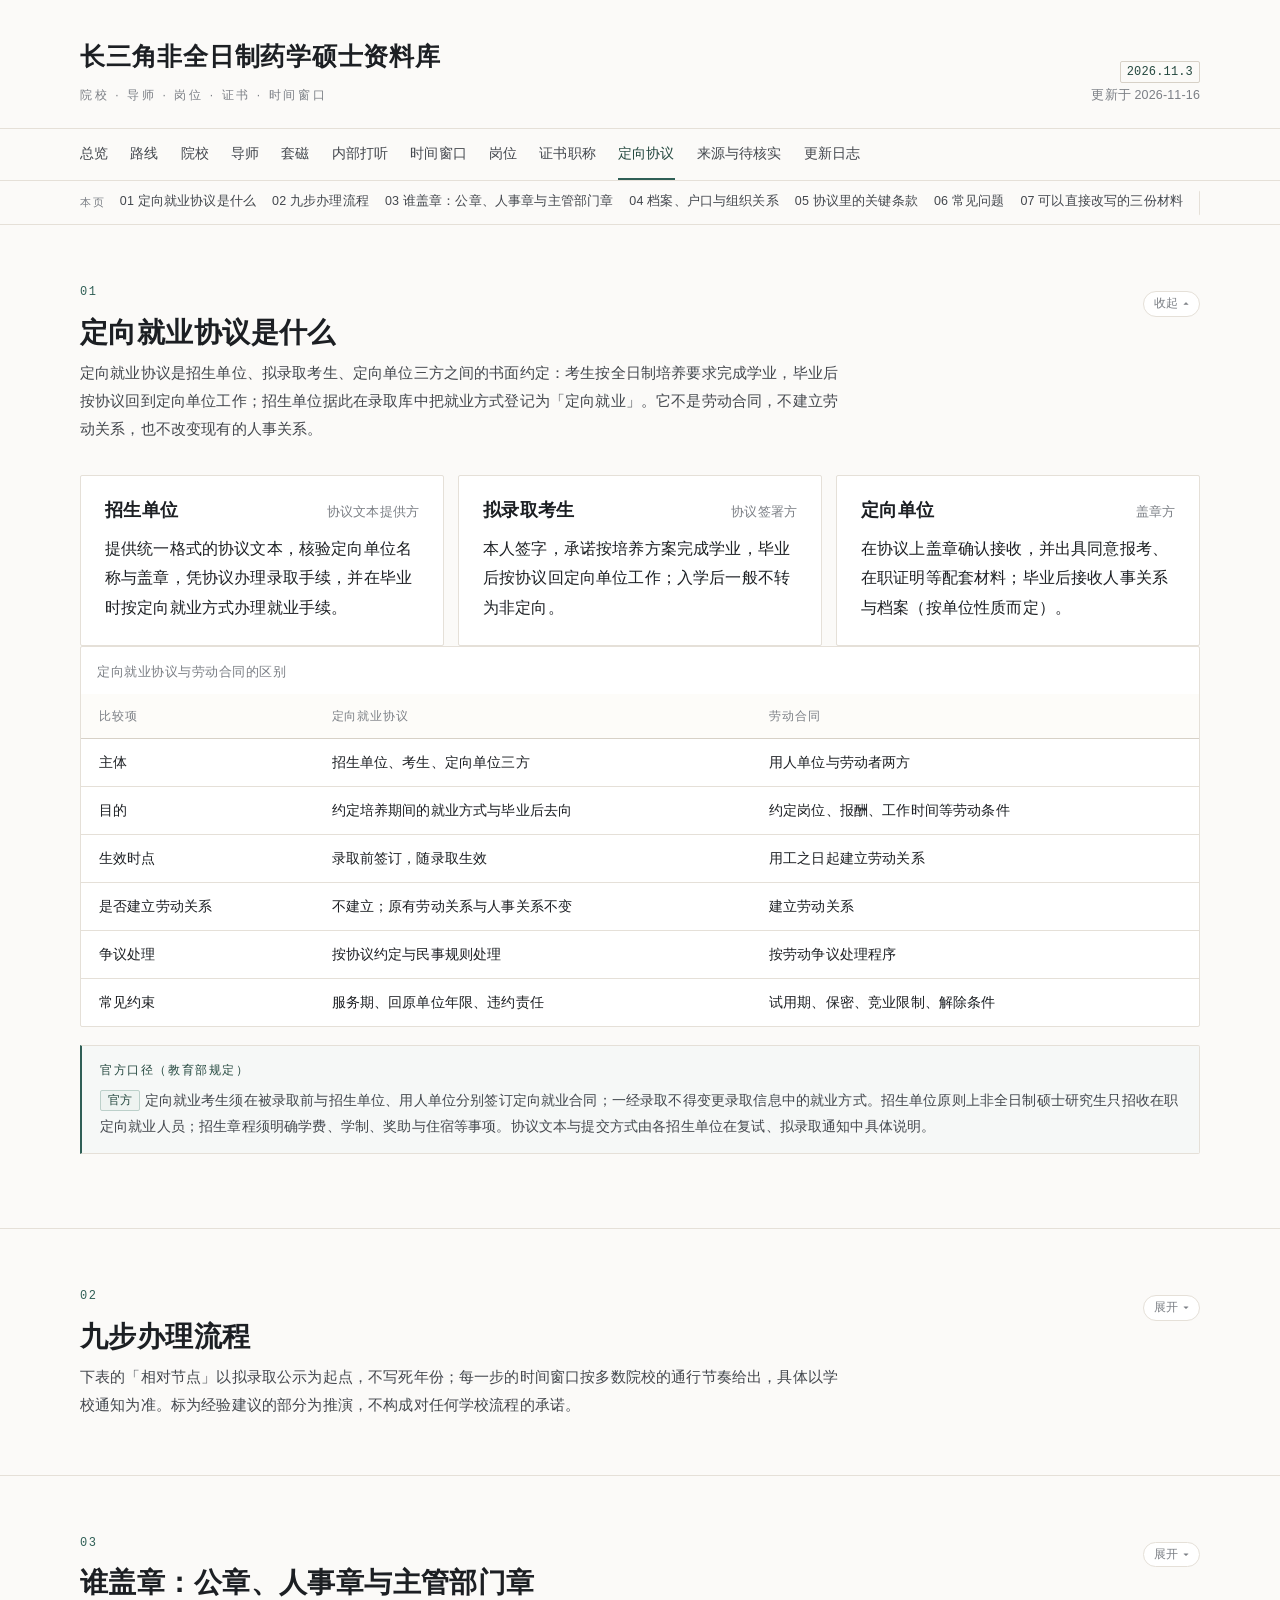
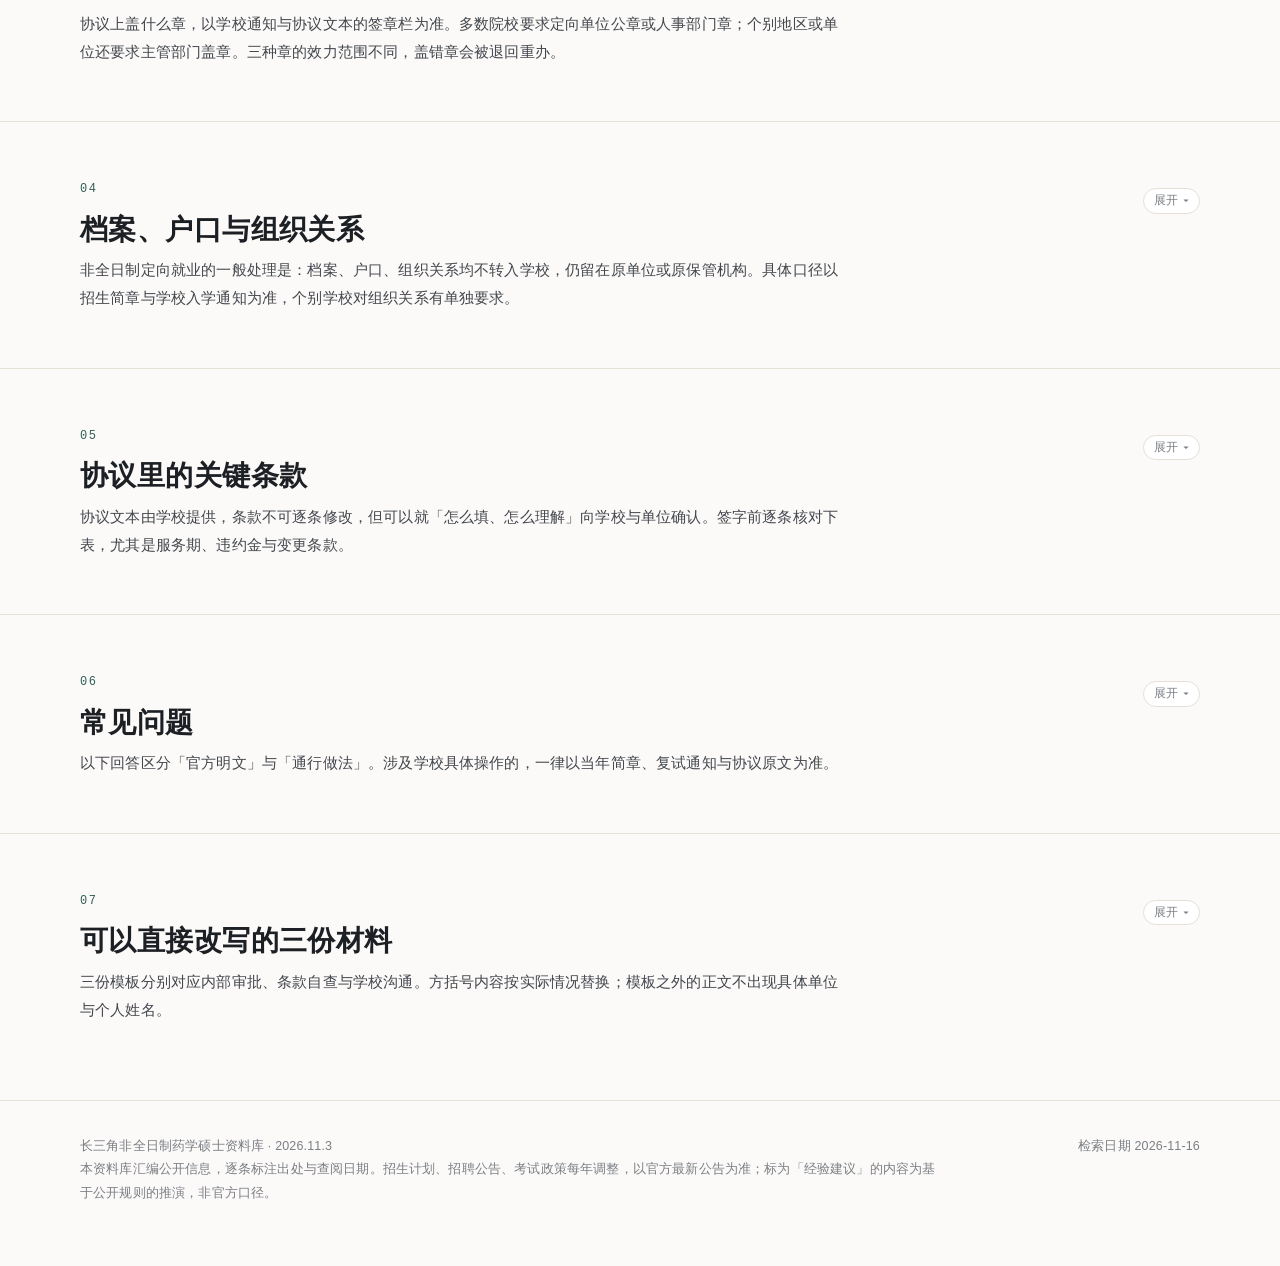
<file: agreement.html>
<!DOCTYPE html>
<html lang="zh-CN">
<head>
<meta charset="utf-8">
<meta name="viewport" content="width=device-width, initial-scale=1">
<title>定向就业协议办理流程 · 长三角非全日制药学硕士资料库</title>
<meta name="description" content="非全日制药学硕士定向就业协议办理手册：三方关系、九步流程、盖章口径、档案与组织关系、关键条款、常见问题与可改写的书面材料模板。">
<link rel="icon" href="data:,">
<link rel="stylesheet" href="assets/site.css">
</head>
<body data-page="agreement">
<a class="skip" href="#main">跳到内容</a>

<header class="masthead">
  <div class="wrap masthead-in">
    <div class="brand">
      <a class="brand-title" href="index.html">长三角非全日制药学硕士资料库</a>
      <span class="brand-sub">院校 · 导师 · 岗位 · 证书 · 时间窗口</span>
    </div>
    <div class="masthead-meta">
      <span class="ver" id="siteVersion">2026.11.3</span>
      <div id="siteUpdated">更新于 2026-11-16</div>
    </div>
  </div>
</header>

<nav class="site-nav" aria-label="主导航">
  <div class="wrap nav">
    <a href="index.html">总览</a>
    <a href="route.html">路线</a>
    <a href="schools.html">院校</a>
    <a href="advisors.html">导师</a>
    <a href="outreach.html">套磁</a>
    <a href="internal.html">内部打听</a>
    <a href="timeline.html">时间窗口</a>
    <a href="jobs.html">岗位</a>
    <a href="certs.html">证书职称</a>
    <a href="agreement.html">定向协议</a>
    <a href="sources.html">来源与待核实</a>
    <a href="changelog.html">更新日志</a>
  </div>
</nav>

<main id="main">

<section class="section">
  <div class="wrap">
    <div class="section-head">
      <span class="section-num">01</span>
      <h2>定向就业协议是什么</h2>
      <p>定向就业协议是招生单位、拟录取考生、定向单位三方之间的书面约定：考生按全日制培养要求完成学业，毕业后按协议回到定向单位工作；招生单位据此在录取库中把就业方式登记为「定向就业」。它不是劳动合同，不建立劳动关系，也不改变现有的人事关系。</p>
    </div>

    <div class="grid-3">
      <div class="card">
        <div class="card-head"><h3 class="card-title">招生单位</h3><span class="card-sub">协议文本提供方</span></div>
        <div class="card-body">
          <p>提供统一格式的协议文本，核验定向单位名称与盖章，凭协议办理录取手续，并在毕业时按定向就业方式办理就业手续。</p>
        </div>
      </div>
      <div class="card">
        <div class="card-head"><h3 class="card-title">拟录取考生</h3><span class="card-sub">协议签署方</span></div>
        <div class="card-body">
          <p>本人签字，承诺按培养方案完成学业，毕业后按协议回定向单位工作；入学后一般不转为非定向。</p>
        </div>
      </div>
      <div class="card">
        <div class="card-head"><h3 class="card-title">定向单位</h3><span class="card-sub">盖章方</span></div>
        <div class="card-body">
          <p>在协议上盖章确认接收，并出具同意报考、在职证明等配套材料；毕业后接收人事关系与档案（按单位性质而定）。</p>
        </div>
      </div>
    </div>

    <div class="tbl-wrap">
      <table class="tbl tbl--prose">
        <caption>定向就业协议与劳动合同的区别</caption>
        <thead><tr><th>比较项</th><th>定向就业协议</th><th>劳动合同</th></tr></thead>
        <tbody>
          <tr><td>主体</td><td>招生单位、考生、定向单位三方</td><td>用人单位与劳动者两方</td></tr>
          <tr><td>目的</td><td>约定培养期间的就业方式与毕业后去向</td><td>约定岗位、报酬、工作时间等劳动条件</td></tr>
          <tr><td>生效时点</td><td>录取前签订，随录取生效</td><td>用工之日起建立劳动关系</td></tr>
          <tr><td>是否建立劳动关系</td><td>不建立；原有劳动关系与人事关系不变</td><td>建立劳动关系</td></tr>
          <tr><td>争议处理</td><td>按协议约定与民事规则处理</td><td>按劳动争议处理程序</td></tr>
          <tr><td>常见约束</td><td>服务期、回原单位年限、违约责任</td><td>试用期、保密、竞业限制、解除条件</td></tr>
        </tbody>
      </table>
    </div>

    <div class="note note--info">
      <span class="note-label">官方口径（教育部规定）</span>
      <p><span class="badge badge--official">官方</span> 定向就业考生须在被录取前与招生单位、用人单位分别签订定向就业合同；一经录取不得变更录取信息中的就业方式。招生单位原则上非全日制硕士研究生只招收在职定向就业人员；招生章程须明确学费、学制、奖助与住宿等事项。协议文本与提交方式由各招生单位在复试、拟录取通知中具体说明。</p>
    </div>
  </div>
</section>

<section class="section">
  <div class="wrap">
    <div class="section-head">
      <span class="section-num">02</span>
      <h2>九步办理流程</h2>
      <p>下表的「相对节点」以拟录取公示为起点，不写死年份；每一步的时间窗口按多数院校的通行节奏给出，具体以学校通知为准。标为经验建议的部分为推演，不构成对任何学校流程的承诺。</p>
    </div>

    <div class="tbl-wrap">
      <table class="tbl tbl--prose">
        <caption>从拟录取到入学：步骤、节点、经办方与卡点</caption>
        <thead><tr><th>步骤</th><th>相对节点</th><th>经办方</th><th>要做什么</th><th>常见卡点</th></tr></thead>
        <tbody>
          <tr>
            <td>1 拟录取公示</td>
            <td>公示期不少于 7 日 <span class="badge badge--official">官方</span></td>
            <td>学校研招办</td>
            <td>核对公示信息：姓名、考生编号、专业、学习方式、就业方式是否为「定向就业」。</td>
            <td>个人信息或定向单位名称有误，公示期内是更正的窗口。</td>
          </tr>
          <tr>
            <td>2 协议领取或下载</td>
            <td>公示结束后 3–10 个工作日</td>
            <td>学校研招办 / 学院</td>
            <td>按通知领取纸质协议或系统下载电子版；确认份数（一般一式三份或四份）。</td>
            <td>部分学校只发纸质、需现场领取或委托代领；定向单位全称、统一社会信用代码要写完整。</td>
          </tr>
          <tr>
            <td>3 定向单位内部审批</td>
            <td>领到协议后 3–10 个工作日</td>
            <td>定向单位科室、人事、分管领导</td>
            <td>提交书面说明、录取通知、协议文本，走内部审批；确认由谁签字、盖哪个章。</td>
            <td>无先例、责任归属不清、内部要求追加服务期承诺；跨部门会签耗时。</td>
          </tr>
          <tr>
            <td>4 盖章</td>
            <td>内部审批通过后 1–5 个工作日</td>
            <td>定向单位用印管理部门</td>
            <td>按学校要求盖公章或人事章；单位另需主管部门盖章的，同步办理。</td>
            <td>用印排期、月末季末结账期、法人章与签字顺序；一次性多份要逐份核对。</td>
          </tr>
          <tr>
            <td>5 寄回学校</td>
            <td>学校截止日前（一般公示后 1–2 周）</td>
            <td>考生本人</td>
            <td>按学校指定地址与方式寄回；保留快递单号与盖章页扫描件。</td>
            <td>只有一份原件时先扫描留存；临近截止日快递延误。</td>
          </tr>
          <tr>
            <td>6 政审与函调</td>
            <td>复试后至录取前</td>
            <td>学校、定向单位人事或政工部门</td>
            <td>学校发函调函；单位填写现实表现材料并加盖印章 <span class="badge badge--official">官方</span>。</td>
            <td>档案不在现单位时需档案保管单位配合；单位无政工部门时由人事部门代章。</td>
          </tr>
          <tr>
            <td>7 录取检查与录取通知书</td>
            <td>录取工作一般应在录取当年 4 月底前完成 <span class="badge badge--official">官方</span></td>
            <td>学校研招办</td>
            <td>等待录取检查通过；按通知核对邮寄地址与联系方式。</td>
            <td>协议缺章、定向单位名称与公章不一致会被退回补正。</td>
          </tr>
          <tr>
            <td>8 入学准备</td>
            <td>录取通知书寄出后至开学</td>
            <td>学校、定向单位</td>
            <td>按通知办理缴费、住宿意向、组织关系与档案确认（定向一般不转）。</td>
            <td>集中授课的排班冲突需提前与科室协调。</td>
          </tr>
          <tr>
            <td>9 入学资格复查</td>
            <td>开学后 1–3 个月</td>
            <td>学校研究生院 / 学院</td>
            <td>提交学历学位证书原件核验、体检报告、定向协议存档件。</td>
            <td>学历信息与报名时不一致；定向单位变更未及时报备。</td>
          </tr>
        </tbody>
      </table>
    </div>

    <div class="note note--warn">
      <span class="note-label">两个最容易错过的节点</span>
      <p>协议寄回学校的截止日（通常在公示后两周内）与函调材料的盖章（通常在复试后一个月内）。两者都依赖单位用印，须在收到通知当天启动内部流程，不要等材料齐全再去找经办人。</p>
    </div>
  </div>
</section>

<section class="section">
  <div class="wrap">
    <div class="section-head">
      <span class="section-num">03</span>
      <h2>谁盖章：公章、人事章与主管部门章</h2>
      <p>协议上盖什么章，以学校通知与协议文本的签章栏为准。多数院校要求定向单位公章或人事部门章；个别地区或单位还要求主管部门盖章。三种章的效力范围不同，盖错章会被退回重办。</p>
    </div>

    <div class="tbl-wrap">
      <table class="tbl tbl--prose">
        <caption>三种章的区别与适用</caption>
        <thead><tr><th>印章</th><th>效力范围</th><th>常见使用场景</th><th>注意事项</th></tr></thead>
        <tbody>
          <tr><td>单位公章</td><td>代表单位法人意志，对外效力最完整</td><td>定向就业协议、正式合同、对外承诺函</td><td>一般需法定代表人签字或授权；用印审批层级最高、排期最长。</td></tr>
          <tr><td>人事部门章</td><td>限于人事、档案、政工事项</td><td>在职证明、现实表现材料、同意报考证明</td><td>学校接受人事章的情形需事先确认；跨单位调动时效力受限。</td></tr>
          <tr><td>主管部门章</td><td>主管部门对下属单位事项的确认</td><td>部分地区的定向协议、编制与人事关系确认</td><td>是否需要由学校或单位所在地口径决定，办理前先问清。</td></tr>
        </tbody>
      </table>
    </div>

    <div class="grid-2">
      <div class="card">
        <div class="card-head"><h3 class="card-title">单位没有档案保管权限时</h3><span class="card-sub">常见于部分企业、民营机构</span></div>
        <div class="card-body">
          <ul>
            <li>档案通常存放在当地公共就业和人才服务机构；函调与政审由档案保管机构出具，工作表现由现工作单位出具。</li>
            <li>定向协议仍由现工作单位盖章，与档案存放地无关；两者不是同一件事。</li>
            <li>需要同时准备：单位盖章的现实表现材料、档案保管机构出具的档案证明。</li>
            <li>人事关系与档案分离时，提前向学校说明，避免录取检查阶段被要求补件。</li>
          </ul>
        </div>
      </div>
      <div class="card">
        <div class="card-head"><h3 class="card-title">内部审批一般要准备的材料</h3><span class="card-sub">按单位要求增减</span></div>
        <div class="card-body">
          <ul>
            <li>书面说明：报考院校、专业、学习方式、时间安排、对工作的影响与安排。</li>
            <li>录取通知或拟录取公示截图（去掉个人信息后打印）。</li>
            <li>招生简章中关于定向就业与协议要求的页面。</li>
            <li>学校提供的协议文本（空白件）与填写说明。</li>
            <li>单位内部要求的其他材料：身份证明、学历证明、科室意见等。</li>
          </ul>
        </div>
      </div>
    </div>

    <div class="note note--info">
      <span class="note-label">函调与政审的盖章口径（官方）</span>
      <p><span class="badge badge--official">官方</span> 教育部规定：招生单位在复试、录取阶段对考生进行思想政治素质和品德考核，函调的考生个人鉴定、现实表现材料须由档案所在单位或工作单位的人事、政工部门加盖印章。无政工部门的单位，一般由人事部门代章，并在材料中注明。</p>
    </div>
  </div>
</section>

<section class="section">
  <div class="wrap">
    <div class="section-head">
      <span class="section-num">04</span>
      <h2>档案、户口与组织关系</h2>
      <p>非全日制定向就业的一般处理是：档案、户口、组织关系均不转入学校，仍留在原单位或原保管机构。具体口径以招生简章与学校入学通知为准，个别学校对组织关系有单独要求。</p>
    </div>

    <div class="tbl-wrap">
      <table class="tbl tbl--prose">
        <caption>三项关系的处理方式与本人到场要求</caption>
        <thead><tr><th>项目</th><th>一般处理方式</th><th>是否需要本人到场</th><th>要确认什么</th></tr></thead>
        <tbody>
          <tr><td>人事档案</td><td>不转，留在原单位或人才服务机构</td><td>通常不需要；档案保管机构要求本人签字的除外</td><td>档案存放地、保管机构全称、函调联系人。</td></tr>
          <tr><td>户口</td><td>不迁，保留原户籍</td><td>不需要</td><td>学校是否要求提供户籍证明；身份证地址与户籍不一致时提前说明。</td></tr>
          <tr><td>党组织关系</td><td>一般留在原单位，不转接；个别学校要求转临时关系或登记</td><td>视接收方要求，可能需要本人办理转接</td><td>学校入学通知中的组织关系转接说明；单位党组织意见。</td></tr>
          <tr><td>入学资格复查</td><td>核验学历学位证书原件、体检报告、协议存档件</td><td>部分学校要求本人到场核验原件</td><td>复查时间、地点、是否接受线上核验。</td></tr>
        </tbody>
      </table>
    </div>

    <div class="note note--advice">
      <span class="note-label">经验建议 · 三件事提前确认</span>
      <p>一是档案保管机构的准确全称与联系方式（函调函上要写）；二是单位党组织对组织关系转接的意见；三是学校入学通知里是否列出「定向就业研究生不转档案、不迁户口」的明文表述，避免报到当天被要求补材料。</p>
      <p class="small muted">推演依据：非全日制定向培养的通行做法是不转档案与户口，但各校入学通知细节不同。不适用情形：学校简章或协议另有约定的，按约定执行。</p>
    </div>
  </div>
</section>

<section class="section">
  <div class="wrap">
    <div class="section-head">
      <span class="section-num">05</span>
      <h2>协议里的关键条款</h2>
      <p>协议文本由学校提供，条款不可逐条修改，但可以就「怎么填、怎么理解」向学校与单位确认。签字前逐条核对下表，尤其是服务期、违约金与变更条款。</p>
    </div>

    <div class="tbl-wrap">
      <table class="tbl tbl--prose">
        <caption>八项关键条款：常见写法、要问清什么、风险点</caption>
        <thead><tr><th>条款</th><th>常见写法</th><th>要问清什么</th><th>风险点</th></tr></thead>
        <tbody>
          <tr><td>服务期</td><td>毕业后回定向单位工作不少于若干年</td><td>起算时点（毕业证日期或报到日期）、是否含试用期、中断如何计算。</td><td>年限口径因人而异，单位内部可能另有约定。</td></tr>
          <tr><td>违约金</td><td>按未履行年限折算，或约定固定数额</td><td>计算方式、上限、是否与单位内部协议叠加。</td><td>与单位内部服务期协议重复约定，离职时可能被双重主张。</td></tr>
          <tr><td>回原单位年限</td><td>与单位内部服务期或最低服务年限挂钩</td><td>单位内部是否另有书面约定、是否随岗位调整。</td><td>内部约定未写入协议，离职时以内部文件为准。</td></tr>
          <tr><td>变更定向单位</td><td>需学校与定向单位双方同意，办理书面变更或补充协议</td><td>变更窗口（录取前、入学后、毕业前）、所需材料、是否有次数限制。</td><td>录取后变更就业方式通常受限；单位不同意时无法单方面变更。</td></tr>
          <tr><td>读期间换工作</td><td>多数学校要求重新确认定向单位并补签协议</td><td>新单位是否愿意承接定向；学校是否允许变更；原单位是否出具解除证明。</td><td>未及时报备可能导致毕业就业手续无法办理。</td></tr>
          <tr><td>毕业去向</td><td>回定向单位就业，学校按定向就业办理派遣或就业手续</td><td>毕业时是否需要单位出具接收函；报到证或就业登记如何办理。</td><td>毕业后单位机构调整、合并时接收主体变化。</td></tr>
          <tr><td>学费与奖助</td><td>协议一般只约定就业方式；学费标准见招生章程</td><td>学费缴纳方式、是否可申请助学贷款、单位报销口径。</td><td>报销属单位内部制度，与协议无关，需单独确认。</td></tr>
          <tr><td>争议解决</td><td>协商、诉讼或仲裁（按协议约定）</td><td>管辖地、适用法律、是否约定仲裁机构。</td><td>条款空白或表述模糊时，按民事规则处理。</td></tr>
        </tbody>
      </table>
    </div>

    <div class="note note--warn">
      <span class="note-label">签字前的三条底线</span>
      <p>一、协议正文与附件全部看完再签，尤其是备注栏与补充条款；二、单位要求另行签署服务期承诺或内部协议的，先与学校确认是否会与协议冲突；三、所有盖章件在寄出前扫描留存，包括单位留存的那一份。</p>
    </div>
  </div>
</section>

<section class="section">
  <div class="wrap">
    <div class="section-head">
      <span class="section-num">06</span>
      <h2>常见问题</h2>
      <p>以下回答区分「官方明文」与「通行做法」。涉及学校具体操作的，一律以当年简章、复试通知与协议原文为准。</p>
    </div>

    <details class="acc">
      <summary>录取后能不能换一个定向单位？</summary>
      <div class="acc-body">
        <p>录取前由招生单位、用人单位与考生三方签订协议，是变更定向单位的主要窗口；一旦录取，就业方式原则上不得变更 <span class="badge badge--official">官方</span>。确有特殊情况的，需学校研招办同意并按规定程序办理，成功率与时间成本都很高。换单位读的想法，应在报名与复试阶段就确定。</p>
      </div>
    </details>

    <details class="acc">
      <summary>毕业后能不能跳槽？</summary>
      <div class="acc-body">
        <p>定向就业协议约定毕业后回定向单位工作，违反约定需按协议承担违约责任；同时单位内部可能另有服务期文件。能否跳槽取决于协议条款、单位内部约定与协商结果，签字前把年限与违约金口径问清，比事后解释更有效。<span class="badge badge--advice">经验建议</span></p>
      </div>
    </details>

    <details class="acc">
      <summary>考编、考公与定向协议冲突吗？</summary>
      <div class="acc-body">
        <p>协议本身不禁止参加公开招聘，但服务期未满时报考其他单位，可能触发违约责任；部分事业单位招聘公告要求在职人员提供单位同意报考证明。报名前先看协议条款与招聘公告的「同意报考」要求，再决定是否报考。</p>
      </div>
    </details>

    <details class="acc">
      <summary>协议丢了怎么补？</summary>
      <div class="acc-body">
        <p>联系学校研招办说明情况，按其要求补办或复印存档件并加盖学校印章；定向单位留存的那一份可作为核对依据。补办时间可能跨月，毕业或政审阶段需要用到时，应提前一至两个月申请。</p>
      </div>
    </details>

    <details class="acc">
      <summary>单位没有档案保管权限怎么办？</summary>
      <div class="acc-body">
        <p>档案存放在公共就业和人才服务机构即可，定向协议由现工作单位盖章，两者不冲突。函调与现实表现材料由工作单位出具，档案证明由保管机构出具；提前向学校说明档案所在地，避免录取检查阶段被要求补件。</p>
      </div>
    </details>

    <details class="acc">
      <summary>协议必须本人签字吗？单位谁签？</summary>
      <div class="acc-body">
        <p>考生本人签字是常规要求；单位侧一般由法定代表人或授权代表签字并加盖公章，部分单位只盖章不签字。具体以协议签章栏与学校要求为准，签字人与盖章单位不一致时，需附授权文件。</p>
      </div>
    </details>

    <details class="acc">
      <summary>入学前换了工作，协议还有效吗？</summary>
      <div class="acc-body">
        <p>定向单位发生变化时，需及时告知学校并按要求办理变更或补充协议；未报备可能影响录取资格与毕业就业手续。新单位是否愿意承接定向、原单位是否出具解除或同意变更的书面意见，是能否办成的关键。</p>
      </div>
    </details>

    <details class="acc">
      <summary>协议上的定向单位名称怎么写？</summary>
      <div class="acc-body">
        <p>写单位公章上的规范全称，不用简称、不用科室名称；统一社会信用代码按营业执照或事业单位法人证书填写。名称与公章不一致是最常见的退回原因之一，填写后请经办人核对一遍。</p>
      </div>
    </details>
  </div>
</section>

<section class="section">
  <div class="wrap">
    <div class="section-head">
      <span class="section-num">07</span>
      <h2>可以直接改写的三份材料</h2>
      <p>三份模板分别对应内部审批、条款自查与学校沟通。方括号内容按实际情况替换；模板之外的正文不出现具体单位与个人姓名。</p>
    </div>

    <div class="tpl-block">
      <div class="tpl-label">模板一 · 向定向单位提交的书面说明（一页纸）</div>
      <pre class="tpl">关于报考非全日制药学硕士并申请签订定向就业协议的说明

【部门/科室】：
本人【姓名】，【岗位】，现报考【学校名】【专业名称】非全日制药学硕士，
已被拟录取，就业方式为定向就业，需与单位签订定向就业协议。

一、学习安排
1. 学制【学制】，授课方式为【周末/集中授课】，每年集中学习约【次数】次。
2. 课程阶段原则上不占用工作时间；确需请假的，提前【天数】天报备，
   按单位调休规定办理。
3. 论文选题结合【科室具体业务】，数据使用与成果发表按单位审批流程办理。

二、对工作的影响与安排
1. 现有岗位职责不变，交接事项按科室安排执行。
2. 集中授课期间的排班已与科室沟通，具体方案见附件。

三、申请事项
1. 请单位同意报考并签订定向就业协议，协议文本见附件。
2. 请人事部门协助出具在职证明与现实表现材料。

承诺遵守单位各项规章制度，按期完成学业，毕业后按协议回单位工作。

申请人：【姓名】
日期：【年月日】
附件：协议文本、拟录取通知、排班安排表</pre>
    </div>

    <div class="tpl-block">
      <div class="tpl-label">模板二 · 协议条款自查清单（签字前逐项打勾）</div>
      <pre class="tpl">【 】定向单位名称与公章全称一致，统一社会信用代码已核对
【 】协议份数符合学校要求（一般一式三份或四份），每份都已签字盖章
【 】服务期年限、起算时点、是否含试用期已问清
【 】违约金计算方式与上限已问清，单位内部是否另有服务期文件已确认
【 】毕业后回原单位年限与内部服务期是否叠加已确认
【 】变更定向单位的条件与窗口已问清
【 】读期间换工作的处理方式已问清（是否需重新签协议）
【 】学费标准、缴纳方式、单位报销口径已分别确认
【 】档案、户口、组织关系是否需要转接已确认
【 】毕业去向与就业手续办理方式已确认
【 】所有盖章件已扫描留存，原件寄出方式与单号已记录
【 】学校研招办的联系人与咨询电话已记录</pre>
    </div>

    <div class="tpl-block">
      <div class="tpl-label">模板三 · 与学校研招办确认的邮件要点</div>
      <pre class="tpl">标题：【学校名】2027 级非全日制定向就业研究生协议办理咨询－【姓名】－【考生编号】

正文（五句话以内）：
1. 本人已被【学院】【专业】拟录取，就业方式为定向就业，现咨询协议办理细节。
2. 定向单位为【单位全称】，拟由【公章/人事章】盖章，是否接受？
3. 协议寄回截止时间为【日期】，能否接收【快递方式】寄送？
4. 定向单位要求另行签署服务期承诺的，是否影响协议效力或录取？
5. 函调材料由单位人事部门出具并盖章，抬头与收件地址是否为【地址】？

落款：姓名、考生编号、联系电话、日期。
附件：拟录取公示截图、协议盖章页扫描件（去掉个人信息后）。</pre>
    </div>

    <div class="src">
      <div class="src-title">口径与来源</div>
      <ul>
        <li class="src-item"><a href="https://yz.chsi.com.cn/kyzx/jybzc/202609/20260924/2293971511.html">教育部《2027 年全国硕士研究生招生工作管理规定》</a><span class="src-meta">中国研究生招生信息网（转载教育部文件） · 2026-09-24 · 查阅 2026-11-15</span></li>
        <li class="src-item"><a href="https://yz.chsi.com.cn/kyzx/jybzc/202611/20261113/2293984092.html">2027 年全国硕士研究生招生考试初试时间确定</a><span class="src-meta">中国研究生招生信息网（教育部来源） · 2026-11-13 · 查阅 2026-11-15</span></li>
      </ul>
    </div>

    <p class="small muted">协议文本、盖章口径、档案与组织关系要求由各招生单位与定向单位具体规定，本页流程为通行做法的整理，标为「经验建议」的部分为推演。办理前以学校当年通知与单位正式文件为准。</p>
  </div>
</section>

</main>

<footer class="foot">
  <div class="wrap">
    <div class="foot-top">
      <span>长三角非全日制药学硕士资料库 · <span id="footVersion">2026.11.3</span></span>
      <span>检索日期 2026-11-16</span>
    </div>
    <p>本资料库汇编公开信息，逐条标注出处与查阅日期。招生计划、招聘公告、考试政策每年调整，以官方最新公告为准；标为「经验建议」的内容为基于公开规则的推演，非官方口径。</p>
  </div>
</footer>

<script src="data/meta.js"></script>
<script src="assets/app.js"></script>
</body>
</html>
</file>
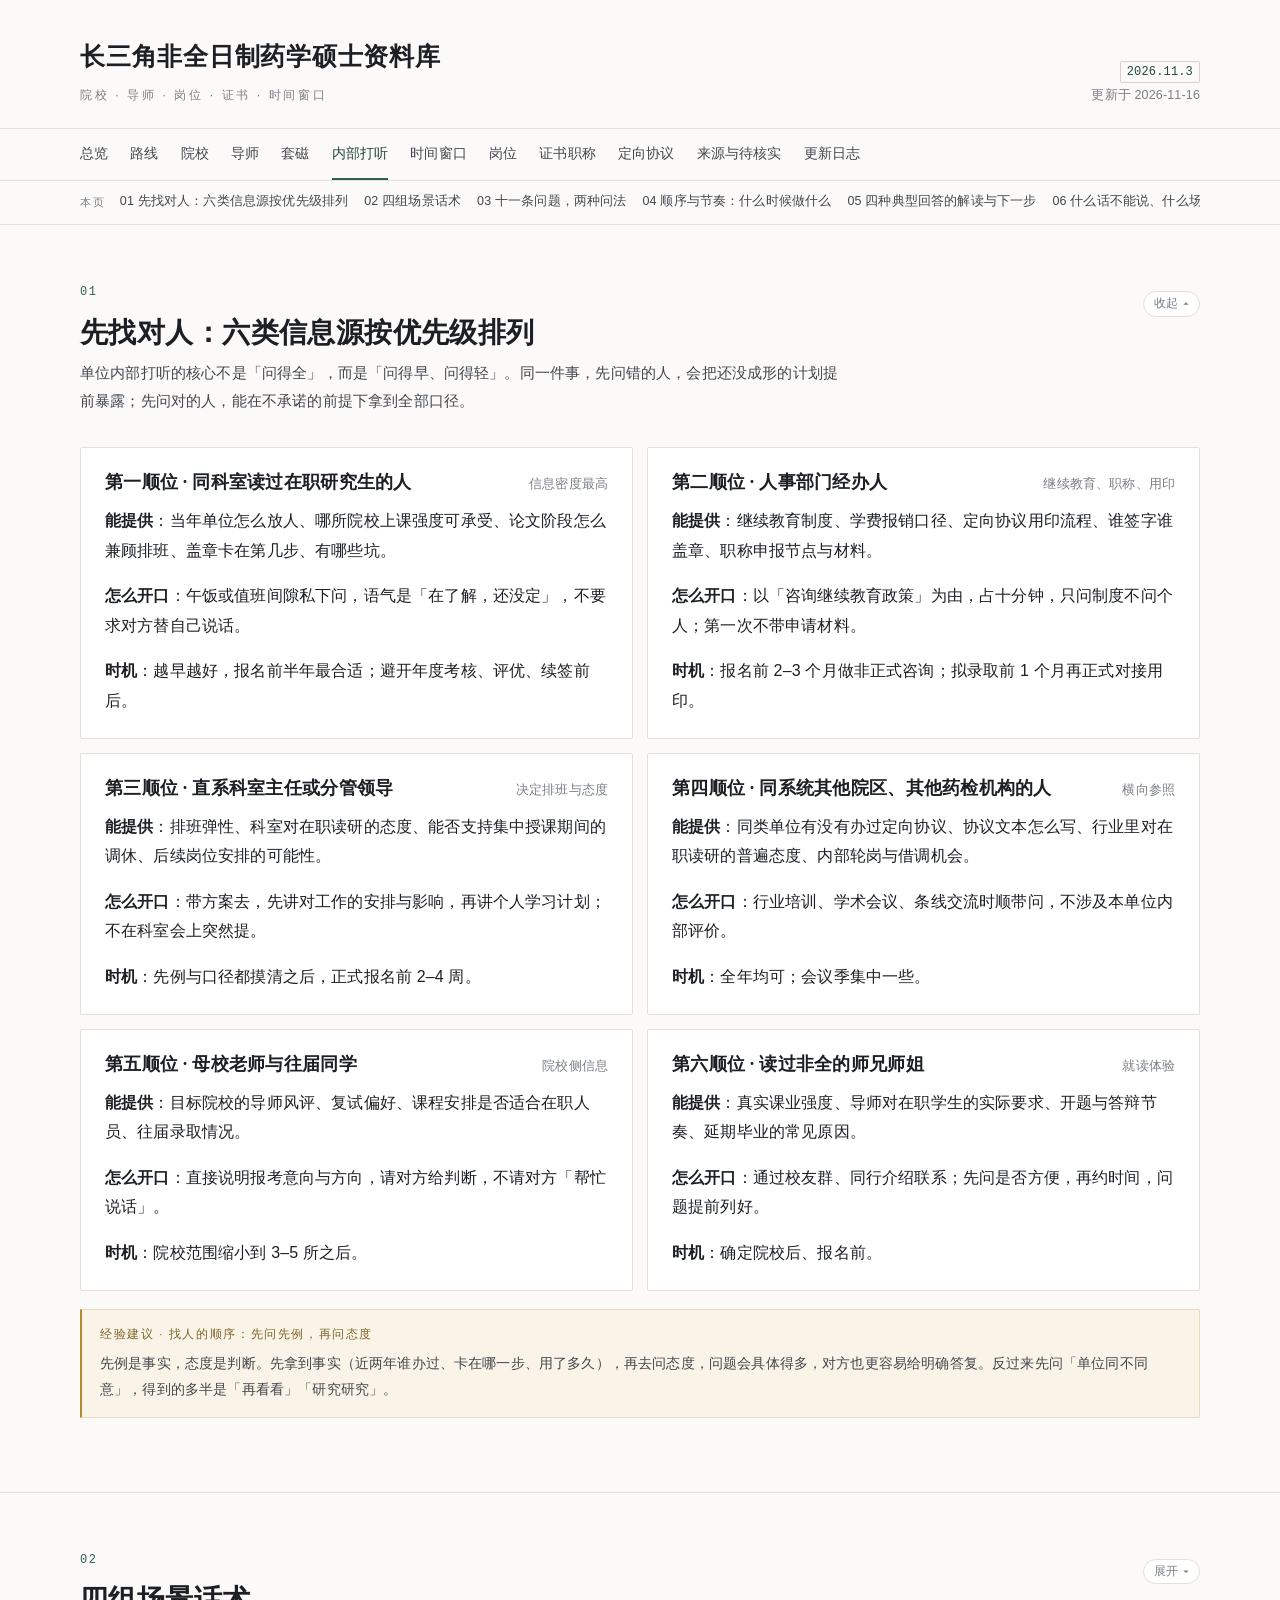
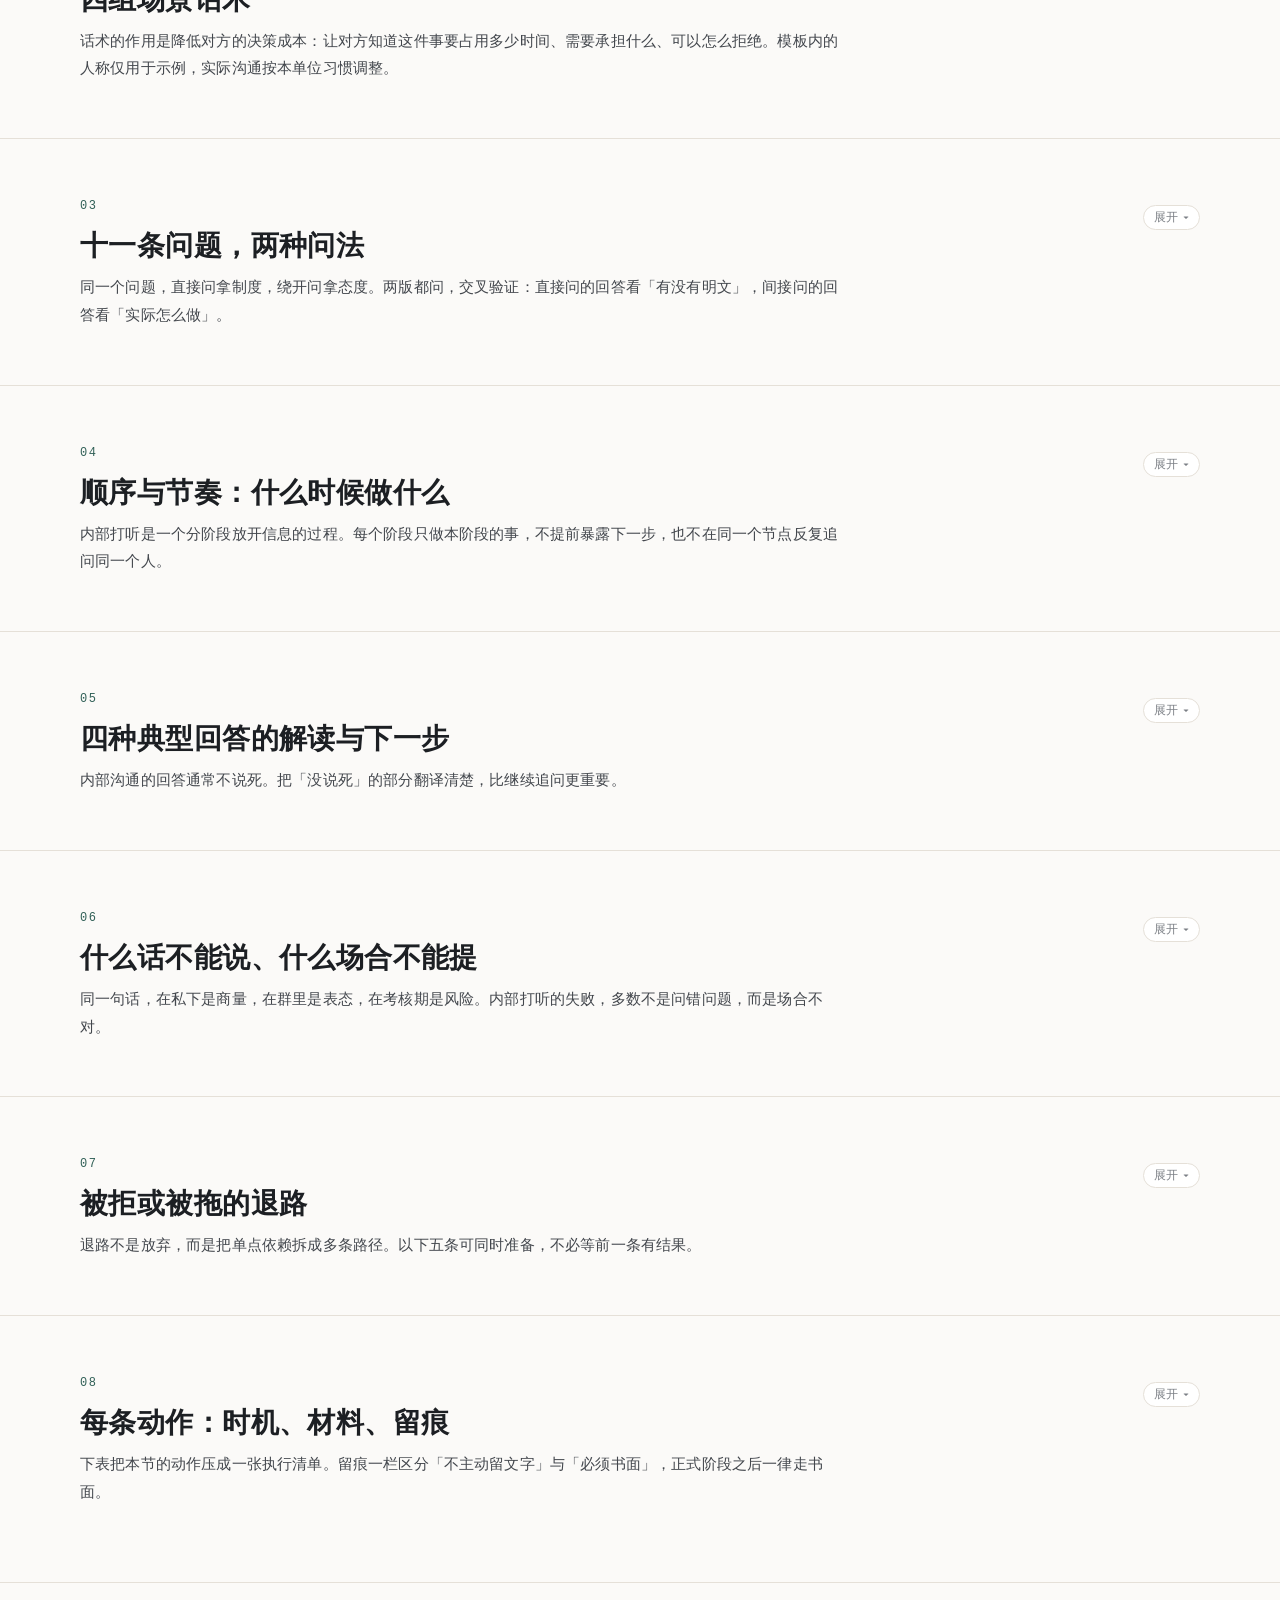
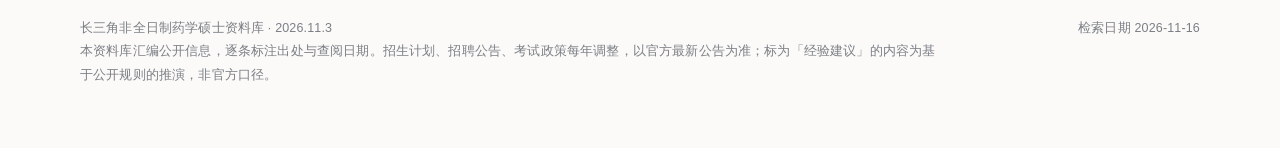
<file: internal.html>
<!DOCTYPE html>
<html lang="zh-CN">
<head>
<meta charset="utf-8">
<meta name="viewport" content="width=device-width, initial-scale=1">
<title>内部打听手册 · 长三角非全日制药学硕士资料库</title>
<meta name="description" content="非全日制药学硕士的单位内部打听手册：六类该问的人、四组场景话术、十一条问题两版问法、顺序与节奏、四种回答的解读、禁忌与退路。">
<link rel="icon" href="data:,">
<link rel="stylesheet" href="assets/site.css">
</head>
<body data-page="internal">
<a class="skip" href="#main">跳到内容</a>

<header class="masthead">
  <div class="wrap masthead-in">
    <div class="brand">
      <a class="brand-title" href="index.html">长三角非全日制药学硕士资料库</a>
      <span class="brand-sub">院校 · 导师 · 岗位 · 证书 · 时间窗口</span>
    </div>
    <div class="masthead-meta">
      <span class="ver" id="siteVersion">2026.11.3</span>
      <div id="siteUpdated">更新于 2026-11-16</div>
    </div>
  </div>
</header>

<nav class="site-nav" aria-label="主导航">
  <div class="wrap nav">
    <a href="index.html">总览</a>
    <a href="route.html">路线</a>
    <a href="schools.html">院校</a>
    <a href="advisors.html">导师</a>
    <a href="outreach.html">套磁</a>
    <a href="internal.html">内部打听</a>
    <a href="timeline.html">时间窗口</a>
    <a href="jobs.html">岗位</a>
    <a href="certs.html">证书职称</a>
    <a href="agreement.html">定向协议</a>
    <a href="sources.html">来源与待核实</a>
    <a href="changelog.html">更新日志</a>
  </div>
</nav>

<main id="main">

<section class="section">
  <div class="wrap">
    <div class="section-head">
      <span class="section-num">01</span>
      <h2>先找对人：六类信息源按优先级排列</h2>
      <p>单位内部打听的核心不是「问得全」，而是「问得早、问得轻」。同一件事，先问错的人，会把还没成形的计划提前暴露；先问对的人，能在不承诺的前提下拿到全部口径。</p>
    </div>

    <div class="grid-2">
      <div class="card">
        <div class="card-head"><h3 class="card-title">第一顺位 · 同科室读过在职研究生的人</h3><span class="card-sub">信息密度最高</span></div>
        <div class="card-body">
          <p><b>能提供</b>：当年单位怎么放人、哪所院校上课强度可承受、论文阶段怎么兼顾排班、盖章卡在第几步、有哪些坑。</p>
          <p><b>怎么开口</b>：午饭或值班间隙私下问，语气是「在了解，还没定」，不要求对方替自己说话。</p>
          <p><b>时机</b>：越早越好，报名前半年最合适；避开年度考核、评优、续签前后。</p>
        </div>
      </div>

      <div class="card">
        <div class="card-head"><h3 class="card-title">第二顺位 · 人事部门经办人</h3><span class="card-sub">继续教育、职称、用印</span></div>
        <div class="card-body">
          <p><b>能提供</b>：继续教育制度、学费报销口径、定向协议用印流程、谁签字谁盖章、职称申报节点与材料。</p>
          <p><b>怎么开口</b>：以「咨询继续教育政策」为由，占十分钟，只问制度不问个人；第一次不带申请材料。</p>
          <p><b>时机</b>：报名前 2–3 个月做非正式咨询；拟录取前 1 个月再正式对接用印。</p>
        </div>
      </div>

      <div class="card">
        <div class="card-head"><h3 class="card-title">第三顺位 · 直系科室主任或分管领导</h3><span class="card-sub">决定排班与态度</span></div>
        <div class="card-body">
          <p><b>能提供</b>：排班弹性、科室对在职读研的态度、能否支持集中授课期间的调休、后续岗位安排的可能性。</p>
          <p><b>怎么开口</b>：带方案去，先讲对工作的安排与影响，再讲个人学习计划；不在科室会上突然提。</p>
          <p><b>时机</b>：先例与口径都摸清之后，正式报名前 2–4 周。</p>
        </div>
      </div>

      <div class="card">
        <div class="card-head"><h3 class="card-title">第四顺位 · 同系统其他院区、其他药检机构的人</h3><span class="card-sub">横向参照</span></div>
        <div class="card-body">
          <p><b>能提供</b>：同类单位有没有办过定向协议、协议文本怎么写、行业里对在职读研的普遍态度、内部轮岗与借调机会。</p>
          <p><b>怎么开口</b>：行业培训、学术会议、条线交流时顺带问，不涉及本单位内部评价。</p>
          <p><b>时机</b>：全年均可；会议季集中一些。</p>
        </div>
      </div>

      <div class="card">
        <div class="card-head"><h3 class="card-title">第五顺位 · 母校老师与往届同学</h3><span class="card-sub">院校侧信息</span></div>
        <div class="card-body">
          <p><b>能提供</b>：目标院校的导师风评、复试偏好、课程安排是否适合在职人员、往届录取情况。</p>
          <p><b>怎么开口</b>：直接说明报考意向与方向，请对方给判断，不请对方「帮忙说话」。</p>
          <p><b>时机</b>：院校范围缩小到 3–5 所之后。</p>
        </div>
      </div>

      <div class="card">
        <div class="card-head"><h3 class="card-title">第六顺位 · 读过非全的师兄师姐</h3><span class="card-sub">就读体验</span></div>
        <div class="card-body">
          <p><b>能提供</b>：真实课业强度、导师对在职学生的实际要求、开题与答辩节奏、延期毕业的常见原因。</p>
          <p><b>怎么开口</b>：通过校友群、同行介绍联系；先问是否方便，再约时间，问题提前列好。</p>
          <p><b>时机</b>：确定院校后、报名前。</p>
        </div>
      </div>
    </div>

    <div class="note note--warn">
      <span class="note-label">经验建议 · 找人的顺序：先问先例，再问态度</span>
      <p>先例是事实，态度是判断。先拿到事实（近两年谁办过、卡在哪一步、用了多久），再去问态度，问题会具体得多，对方也更容易给明确答复。反过来先问「单位同不同意」，得到的多半是「再看看」「研究研究」。</p>
    </div>
  </div>
</section>

<section class="section">
  <div class="wrap">
    <div class="section-head">
      <span class="section-num">02</span>
      <h2>四组场景话术</h2>
      <p>话术的作用是降低对方的决策成本：让对方知道这件事要占用多少时间、需要承担什么、可以怎么拒绝。模板内的人称仅用于示例，实际沟通按本单位习惯调整。</p>
    </div>

    <div class="tpl-block">
      <div class="tpl-label">话术一 · 私下闲聊怎么带出来</div>
      <pre class="tpl">场景：午饭、值班间隙、一起出差的路上，只有两个人。

开场（不直奔主题）：
「【对方称呼】，最近在琢磨一件事，想听听过来人的看法——单位这边以前有没有同事读过在职研究生？」

若对方反问「怎么，想读？」：
「有这个想法，还在了解阶段。主要想知道当年单位对时间安排是什么态度，别到时候手忙脚乱。」

若对方开始讲具体经历：
先听完，不打断；只在末尾补一句「当时盖章那一步是谁经办的，还记得吗？」

收尾：
「谢谢，先了解清楚再决定。今天这些话先到这，等有眉目了再正式请教。」</pre>
    </div>

    <div class="tpl-block">
      <div class="tpl-label">话术二 · 正式找人事怎么开场、带什么材料</div>
      <pre class="tpl">开场：
「【经办人称呼】您好，想咨询一下继续教育方面的政策，大概占用十分钟，方便吗？」

说明来意（只问制度，不问个人）：
「我在考虑报考非全日制药学硕士，想先了解三件事：单位对在职读研有没有制度口径；定向就业协议这类材料由哪个部门盖章；如果涉及学费报销，需要走什么审批。」

带的材料：
1 目标院校当年招生简章（打印相关页，标出定向要求与协议条款）
2 学校要求单位配合的材料清单（通知截图，去掉个人信息）
3 一页纸的问题清单，不超过五个问题
4 工作证或身份证明（按单位门禁要求）

收尾：
「您说的我先记下来，回去按流程准备。如果需要提交书面申请，再正式提交。」</pre>
    </div>

    <div class="tpl-block">
      <div class="tpl-label">话术三 · 找领导：把「想提升」说成「想把工作做得更好」</div>
      <pre class="tpl">开场：
「【领导称呼】，想占用十分钟，汇报一个个人学习计划，也想听听科室的意见。」

把动机落在工作上：
「这两年做【具体工作，如方法验证、质量体系维护、检验方法开发】时，越来越觉得在【统计方法、方法学、法规研究】上缺系统训练。想读非全日制药学硕士，把工作中反复遇到的问题做成研究，回来能直接用在【科室的具体业务】上。」

主动交代影响（先讲安排，再讲困难）：
「上课主要在周末或集中时段，排班我已经和科室对过。遇到集中授课，提前一个月报备调休；论文阶段的数据使用，按单位审批流程走。」

把决定权交回：
「想先听听科室的意见。如果这段时间任务紧，可以调整报考节奏，或先准备初试、缓一年入学。」</pre>
    </div>

    <div class="tpl-block">
      <div class="tpl-label">话术四 · 请人喝咖啡怎么提、提完怎么收</div>
      <pre class="tpl">提出（轻量，给对方留拒绝空间）：
「【对方称呼】，下周找个不忙的下午，请您喝杯咖啡，想请教二十分钟读研的事，方便吗？」

若对方犹豫：
「不着急，您看哪个时间合适。电话里聊几句也行。」

当天：
1 提前到，选安静的位置，不谈对单位与同事的评价。
2 只请教三到五个问题，其余时间听对方讲。
3 不录音、不拍照；如需记录，先征得同意。

收尾（对等交换，不送东西）：
「今天这几条很有用。回去我整理成三条要点发给您确认，别记岔了。以后有能帮上忙的地方，您随时说。」</pre>
    </div>

    <div class="note note--advice">
      <span class="note-label">经验建议 · 话术的边界</span>
      <p>四组话术都遵循同一结构：先给场景、再给问题、最后给退路。任何一组都不要在一次对话里追问超过五个问题；对方开始用「应该可以」「差不多」回答时，说明已经到边界，应收住。</p>
      <p class="small muted">推演依据：单位内部对「读研」的敏感度高于对「学习」的敏感度，把话题落在业务能力而非个人发展上，能降低对方的防御。不适用情形：单位有明确的继续教育申报制度时，直接按制度提问比迂回更有效。</p>
    </div>
  </div>
</section>

<section class="section">
  <div class="wrap">
    <div class="section-head">
      <span class="section-num">03</span>
      <h2>十一条问题，两种问法</h2>
      <p>同一个问题，直接问拿制度，绕开问拿态度。两版都问，交叉验证：直接问的回答看「有没有明文」，间接问的回答看「实际怎么做」。</p>
    </div>

    <div class="tbl-wrap">
      <table class="tbl tbl--prose">
        <caption>问题清单：想确认的事 / 直接问法 / 间接问法 / 从回答里能看出什么</caption>
        <thead><tr><th>想确认的事</th><th>直接问法</th><th>间接问法</th><th>从回答里能看出什么</th></tr></thead>
        <tbody>
          <tr>
            <td>定向协议盖章有没有先例</td>
            <td>近两年有没有同事办过非全日制定向协议，单位这边怎么走？</td>
            <td>单位对在职读研一般是什么态度？以前有人办过吗？</td>
            <td>有无先例、卡在哪一步、经办人是否熟悉流程。</td>
          </tr>
          <tr>
            <td>谁签字、盖哪个章</td>
            <td>定向协议最后是谁签字、盖哪个章？</td>
            <td>这类对外材料一般走什么用印流程？</td>
            <td>经办链、是否需要分管领导、用印排期。</td>
          </tr>
          <tr>
            <td>要不要承诺书、服务年限</td>
            <td>单位对读完以后有没有服务年限要求，需要签承诺书吗？</td>
            <td>之前办过的同事有没有额外签什么材料？</td>
            <td>有无内部约束、年限长短、违约责任口径。</td>
          </tr>
          <tr>
            <td>学费能否报销</td>
            <td>继续教育的学费单位有没有报销口径？</td>
            <td>单位对学历提升与职称申报有哪些支持？</td>
            <td>是否报销、比例与条件、是否需事前审批（不记录具体金额）。</td>
          </tr>
          <tr>
            <td>上课请假、调休怎么算</td>
            <td>周末上课占用值班的话，调休怎么走？</td>
            <td>科室排班遇到固定学习安排一般怎么处理？</td>
            <td>排班弹性、是否需提前报备、由谁审批。</td>
          </tr>
          <tr>
            <td>读研后岗位、薪酬、职称有无变化</td>
            <td>拿到硕士以后，岗位和职称申报上有什么变化？</td>
            <td>近几年有没有同事读完之后调整了岗位？</td>
            <td>学历与岗位、职称的实际关联，是否有硬性门槛。</td>
          </tr>
          <tr>
            <td>考走单位放不放</td>
            <td>如果以后报考其他单位，单位这边是什么口径？</td>
            <td>近几年有没有人考出去？档案怎么处理？</td>
            <td>流动率、档案与离职口径、是否存在隐性限制。</td>
          </tr>
          <tr>
            <td>职称申报渠道与节点</td>
            <td>药学职称是走卫生健康部门还是人社部门评审？</td>
            <td>去年职称申报是谁经办的？大概几月开始？</td>
            <td>申报口子、时间节点、材料清单、单位内部排序规则。</td>
          </tr>
          <tr>
            <td>近两年有没有人考出去</td>
            <td>近两年有没有同事考研或考编离开？</td>
            <td>同系统其他单位这几年人流动得多吗？</td>
            <td>单位对流动的真实态度、是否有先例可参照。</td>
          </tr>
          <tr>
            <td>内部轮岗、借调、新院区机会</td>
            <td>新建院区或新实验室什么时候启用，会不会内部选人？</td>
            <td>单位接下来几年有什么建设计划？</td>
            <td>未来岗位机会、谈判筹码、是否需要提前积累方向。</td>
          </tr>
          <tr>
            <td>有没有人认识目标院校老师</td>
            <td>单位有没有和【学校名】合作的项目，或认识的老师？</td>
            <td>单位和哪些高校、药检机构有合作？</td>
            <td>引荐线索、合作渠道、可用的中间人层级。</td>
          </tr>
        </tbody>
      </table>
    </div>

    <div class="note note--advice">
      <span class="note-label">经验建议 · 提问顺序</span>
      <p>先问第 1、2、3 条（先例、签字、承诺），再问第 4、5 条（钱与时间），最后问第 6–11 条（发展与流动）。理由：前三题决定「能不能办」，后几题决定「值不值得办」；顺序颠倒容易让对方觉得是在谈条件。</p>
      <p class="small muted">推演依据：单位内部对涉及经费、岗位、流动的问题更敏感，先谈流程再谈条件，可减少防备。不适用情形：与人事经办人已建立信任、或单位有公开制度文本时，可直接按清单顺序问。</p>
    </div>
  </div>
</section>

<section class="section">
  <div class="wrap">
    <div class="section-head">
      <span class="section-num">04</span>
      <h2>顺序与节奏：什么时候做什么</h2>
      <p>内部打听是一个分阶段放开信息的过程。每个阶段只做本阶段的事，不提前暴露下一步，也不在同一个节点反复追问同一个人。</p>
    </div>

    <div class="tbl-wrap">
      <table class="tbl">
        <caption>五步节奏（相对时间，从报考年度往前倒推）</caption>
        <thead><tr><th>阶段</th><th>时间</th><th>做什麼</th><th>完成标志</th></tr></thead>
        <tbody>
          <tr><td>第一步</td><td>报名前 3–6 个月</td><td>摸先例：同科室、师兄师姐、同系统其他单位</td><td>知道近两年有没有先例、卡在哪一步</td></tr>
          <tr><td>第二步</td><td>报名前 1–2 个月</td><td>问口径：人事经办人，只咨询不递交申请</td><td>拿到材料清单与用印流程说明</td></tr>
          <tr><td>第三步</td><td>报名前 2–4 周</td><td>正式向直系领导提，带时间安排与影响方案</td><td>科室对排班与支持的明确说法</td></tr>
          <tr><td>第四步</td><td>初试后至出分前</td><td>不再新增沟通，只同步进度</td><td>不打扰、不催问，保持现有关系</td></tr>
          <tr><td>第五步</td><td>拟录取后立即</td><td>启动协议用印与函调材料</td><td>协议按学校截止日寄回，材料盖章齐全</td></tr>
        </tbody>
      </table>
    </div>

    <div class="grid-2">
      <div class="card">
        <div class="card-head"><h3 class="card-title">先摸先例，还是先找领导</h3></div>
        <div class="card-body">
          <p>先摸先例。理由有三：领导一旦表态，后续很难改口；没有先例信息时请示，得到的回复多半是「研究研究」；先例本身可以作为请示时的参照材料。</p>
          <p>例外：单位规模小、领导同时是人事负责人时，可先做一次非正式请示，再补流程细节。</p>
        </div>
      </div>
      <div class="card">
        <div class="card-head"><h3 class="card-title">先跟人事经办人混熟，还是先正式提</h3></div>
        <div class="card-body">
          <p>先非正式咨询，再正式提。经办人掌握的是流程与材料，不掌握决策；把关系建立在「咨询政策」上，比建立在「请帮忙」上更稳。</p>
          <p>正式提的时机：材料清单已拿到、排班方案已想好、领导已知道这件事。</p>
        </div>
      </div>
      <div class="card">
        <div class="card-head"><h3 class="card-title">哪些节点必须把盖章落实</h3></div>
        <div class="card-body">
          <p>两个节点：一是拟录取后学校要求提交的定向就业协议（一般公示后数日内截止）；二是复试后至录取前的函调与现实表现材料。</p>
          <p>两个节点都要给内部用印留出 10–15 个工作日，跨月末、季末与年终结账期需更早启动。</p>
        </div>
      </div>
      <div class="card">
        <div class="card-head"><h3 class="card-title">节奏上的三个「不要」</h3></div>
        <div class="card-body">
          <p>不要在报名前一个月才第一次向单位开口；不要在同一天分别找领导与人事谈同一件事；不要在等结果期间反复询问进度。</p>
          <p>每次沟通留一个「下次再谈」的由头，比一次问完更容易维持关系。</p>
        </div>
      </div>
    </div>

    <div class="note note--info">
      <span class="note-label">官方依据</span>
      <p>教育部规定：定向就业考生须在被录取前与招生单位、用人单位签订定向就业合同；函调的考生个人鉴定、现实表现材料须由档案所在单位或工作单位的人事、政工部门加盖印章。协议与函调都涉及单位用印，须提前排期。</p>
    </div>
  </div>
</section>

<section class="section">
  <div class="wrap">
    <div class="section-head">
      <span class="section-num">05</span>
      <h2>四种典型回答的解读与下一步</h2>
      <p>内部沟通的回答通常不说死。把「没说死」的部分翻译清楚，比继续追问更重要。</p>
    </div>

    <div class="grid-2">
      <div class="card">
        <div class="card-head"><h3 class="card-title">「可以啊，去问问」</h3><span class="card-sub">不反对，但不是承诺</span></div>
        <div class="card-body">
          <p><b>含义</b>：对方个人不反对，但没有进入决策流程；也可能意味着「按流程去找经办部门」。</p>
          <p><b>下一步</b>：把流程和材料清单拿回来；请对方指出具体经办人；把口头同意转成一条书面记录（如在请示件上批注）。</p>
          <p><b>风险</b>：口头同意在人员或分工调整后失效，协议阶段可能被重新审查。</p>
        </div>
      </div>

      <div class="card">
        <div class="card-head"><h3 class="card-title">「这个要研究研究」</h3><span class="card-sub">通常卡在无先例或怕担责</span></div>
        <div class="card-body">
          <p><b>含义</b>：不是拒绝，是需要可引用的依据；也可能是在等别人先表态。</p>
          <p><b>下一步</b>：提供学校简章原文、同类单位的做法、书面请示（把风险点与承担方式写清）；给对方一个可以向上转呈的材料包。</p>
          <p><b>风险</b>：拖过报名或协议截止日，需要设定自己的时间底线。</p>
        </div>
      </div>

      <div class="card">
        <div class="card-head"><h3 class="card-title">「以前没人办过」</h3><span class="card-sub">既可能是机会，也可能是推脱</span></div>
        <div class="card-body">
          <p><b>含义</b>：单位没有现成流程，需要有人承担第一次的操作风险；也可能是婉拒的客气说法。</p>
          <p><b>下一步</b>：提最小可行方案——先只请单位出具同意报考或在职证明，不涉及报销与待遇；把协议文本、学校要求、其他单位案例一并备好。</p>
          <p><b>风险</b>：作为首例，后续每一步都没有先例可参照，时间成本高。</p>
        </div>
      </div>

      <div class="card">
        <div class="card-head"><h3 class="card-title">「明确反对」</h3><span class="card-sub">先辨原因，再决定退路</span></div>
        <div class="card-body">
          <p><b>含义</b>：可能担心人力不足、培养后流失、涉密管理，或对报考方式本身有误解。</p>
          <p><b>下一步</b>：逐项确认原因；能解决的给方案（排班、服务年限、数据合规），不能解决的进入下一节的退路。</p>
          <p><b>风险</b>：反复争取会让关系紧张，宜一次说清后暂停。</p>
        </div>
      </div>
    </div>
  </div>
</section>

<section class="section">
  <div class="wrap">
    <div class="section-head">
      <span class="section-num">06</span>
      <h2>什么话不能说、什么场合不能提</h2>
      <p>同一句话，在私下是商量，在群里是表态，在考核期是风险。内部打听的失败，多数不是问错问题，而是场合不对。</p>
    </div>

    <div class="grid-2">
      <div class="card">
        <div class="card-head"><h3 class="card-title">四个场合不要提</h3></div>
        <div class="card-body">
          <ul>
            <li>科室工作群、单位内部通讯群：一句「想考研」会被截图转述，且无法收回。</li>
            <li>同事聚餐等多人场合：在场的每个人都可能成为信息的二次传播者。</li>
            <li>年度考核、评优、岗位续签前后：此时提出学习计划容易被理解为「心不在此」。</li>
            <li>两个院区、两个科室之间：对现状的不满一旦流露，会先于报考消息传开。</li>
          </ul>
        </div>
      </div>
      <div class="card">
        <div class="card-head"><h3 class="card-title">五句话不要说</h3></div>
        <div class="card-body">
          <ul>
            <li>「读完就走」「就是混个文凭」：直接触发单位的培养成本顾虑。</li>
            <li>「不会影响工作的」：空头保证，不如给出具体的排班与调休方案。</li>
            <li>「别的单位都能报」：比较容易引起反感，也暴露信息来自外部。</li>
            <li>把领导的原话转述给同事：下一次不会有人再给明确答复。</li>
            <li>在人事面前评价科室或领导：经办人会记录，且不会保密。</li>
          </ul>
        </div>
      </div>
    </div>

    <div class="note note--warn">
      <span class="note-label">书面与口头的边界</span>
      <p>非正式阶段以口头为主，不主动留文字；需要留痕时，用「个人学习计划咨询」这类中性表述，避免在邮件与工作群里写「考研」「跳槽」等词。正式阶段（请示、协议、函调）必须留书面记录，且只写制度与流程，不写个人评价。</p>
    </div>
  </div>
</section>

<section class="section">
  <div class="wrap">
    <div class="section-head">
      <span class="section-num">07</span>
      <h2>被拒或被拖的退路</h2>
      <p>退路不是放弃，而是把单点依赖拆成多条路径。以下五条可同时准备，不必等前一条有结果。</p>
    </div>

    <div class="tbl-wrap">
      <table class="tbl tbl--prose">
        <caption>退路对比</caption>
        <thead><tr><th>退路</th><th>适用情形</th><th>代价</th><th>下一步</th></tr></thead>
        <tbody>
          <tr>
            <td>换学校</td>
            <td>目标院校要求单位盖章、而单位明确不出具；或院校对定向要求更灵活</td>
            <td>院校层次、通勤与学费可能变化；需重新核对简章</td>
            <td>在院校库筛出「定向要求、授课方式、学费」可接受的三所，逐校核对简章原文。</td>
          </tr>
          <tr>
            <td>换方向</td>
            <td>药学类专业学位竞争激烈，或导师方向与岗位不匹配</td>
            <td>专业相关性下降，论文选题需重新设计</td>
            <td>在同校范围内比较中药学、公共卫生等相邻方向，确认考试科目与培养方式。</td>
          </tr>
          <tr>
            <td>同等学力申硕</td>
            <td>单位不给盖章、或暂不具备定向条件</td>
            <td>只获学位单证；课程班与统考时间线更长</td>
            <td>先确认单位对单证与双证在职称、岗位上的认定差异，再决定是否投入。</td>
          </tr>
          <tr>
            <td>先考证、评职称再谈</td>
            <td>单位以「资历不够」为由拖延</td>
            <td>延后 1–2 年；但筹码更足</td>
            <td>按证书页的报名月份准备执业药师或实验动物从业证，同步准备职称材料。</td>
          </tr>
          <tr>
            <td>等时机</td>
            <td>新院区扩建、人员更替、继续教育政策调整</td>
            <td>时间不确定，需持续跟踪</td>
            <td>每季度问一次人事口径；关注单位年度工作计划与招聘公告。</td>
          </tr>
        </tbody>
      </table>
    </div>

    <div class="note note--advice">
      <span class="note-label">经验建议 · 被拒后的处理</span>
      <p>明确反对时，先问一句「如果条件有变化，什么情况下科室会支持」，把拒绝转成一个可观察的条件；随后半年内不再提，用工作表现与证书积累改变判断。</p>
      <p class="small muted">推演依据：单位对在职读研的顾虑集中在人力与流失，用可验证的工作表现与合规方案回应，比反复解释动机有效。不适用情形：单位有明文禁止性规定时，应直接按制度判断，不必反复争取。</p>
    </div>
  </div>
</section>

<section class="section">
  <div class="wrap">
    <div class="section-head">
      <span class="section-num">08</span>
      <h2>每条动作：时机、材料、留痕</h2>
      <p>下表把本节的动作压成一张执行清单。留痕一栏区分「不主动留文字」与「必须书面」，正式阶段之后一律走书面。</p>
    </div>

    <div class="tbl-wrap">
      <table class="tbl tbl--prose">
        <caption>动作执行表</caption>
        <thead><tr><th>动作</th><th>最佳时机</th><th>提前准备</th><th>书面留痕</th></tr></thead>
        <tbody>
          <tr><td>向同科室同事了解先例</td><td>报名前 6 个月</td><td>想好三个问题，不带材料</td><td>不主动留文字；自用记录可记要点</td></tr>
          <tr><td>向师兄师姐了解就读体验</td><td>确定院校后</td><td>问题清单、简历要点</td><td>不主动留文字</td></tr>
          <tr><td>向同系统其他单位了解做法</td><td>全年，会议季更好</td><td>行业会议议程、名片</td><td>不主动留文字</td></tr>
          <tr><td>人事非正式咨询</td><td>报名前 2–3 个月</td><td>简章相关页、材料清单、五个问题</td><td>可发一封「咨询后确认」的短邮件</td></tr>
          <tr><td>向直系领导正式提出</td><td>报名前 2–4 周</td><td>时间安排表、影响评估、调休方案</td><td>建议留一份个人学习计划（书面）</td></tr>
          <tr><td>请单位出具同意报考或在职证明</td><td>按简章与复试通知</td><td>学校模板、身份证明、部门意见</td><td>必须书面，按用印流程</td></tr>
          <tr><td>定向协议用印</td><td>拟录取公示后立即</td><td>协议原件、简章页、拟录取通知</td><td>必须书面，留存盖章页复印件</td></tr>
          <tr><td>函调与现实表现材料</td><td>复试后至录取前</td><td>学校函件、个人基本信息表</td><td>必须书面，人事或政工部门盖章</td></tr>
          <tr><td>档案与组织关系确认</td><td>入学前</td><td>简章、学校通知</td><td>按学校要求书面确认</td></tr>
        </tbody>
      </table>
    </div>

    <div class="src">
      <div class="src-title">口径与来源</div>
      <ul>
        <li class="src-item"><a href="https://yz.chsi.com.cn/kyzx/jybzc/202609/20260924/2293971511.html">教育部《2027 年全国硕士研究生招生工作管理规定》</a><span class="src-meta">中国研究生招生信息网（转载教育部文件） · 2026-09-24 · 查阅 2026-11-15</span></li>
        <li class="src-item"><a href="http://apta.net.cn/Officer/FAnnouncementDetail/1101">安徽省 2026 年度省直事业单位统一公开招聘工作人员公告</a><span class="src-meta">安徽省人事考试网 · 2026-01-29 · 查阅 2026-11-15</span></li>
      </ul>
    </div>

    <p class="small muted">本页话术与判断标为「经验建议」的部分为基于公开制度与常见流程的推演，不代表任何单位的规定；单位内部制度以本单位正式文件与经办部门答复为准。</p>
  </div>
</section>

</main>

<footer class="foot">
  <div class="wrap">
    <div class="foot-top">
      <span>长三角非全日制药学硕士资料库 · <span id="footVersion">2026.11.3</span></span>
      <span>检索日期 2026-11-16</span>
    </div>
    <p>本资料库汇编公开信息，逐条标注出处与查阅日期。招生计划、招聘公告、考试政策每年调整，以官方最新公告为准；标为「经验建议」的内容为基于公开规则的推演，非官方口径。</p>
  </div>
</footer>

<script src="data/meta.js"></script>
<script src="assets/app.js"></script>
</body>
</html>
</file>
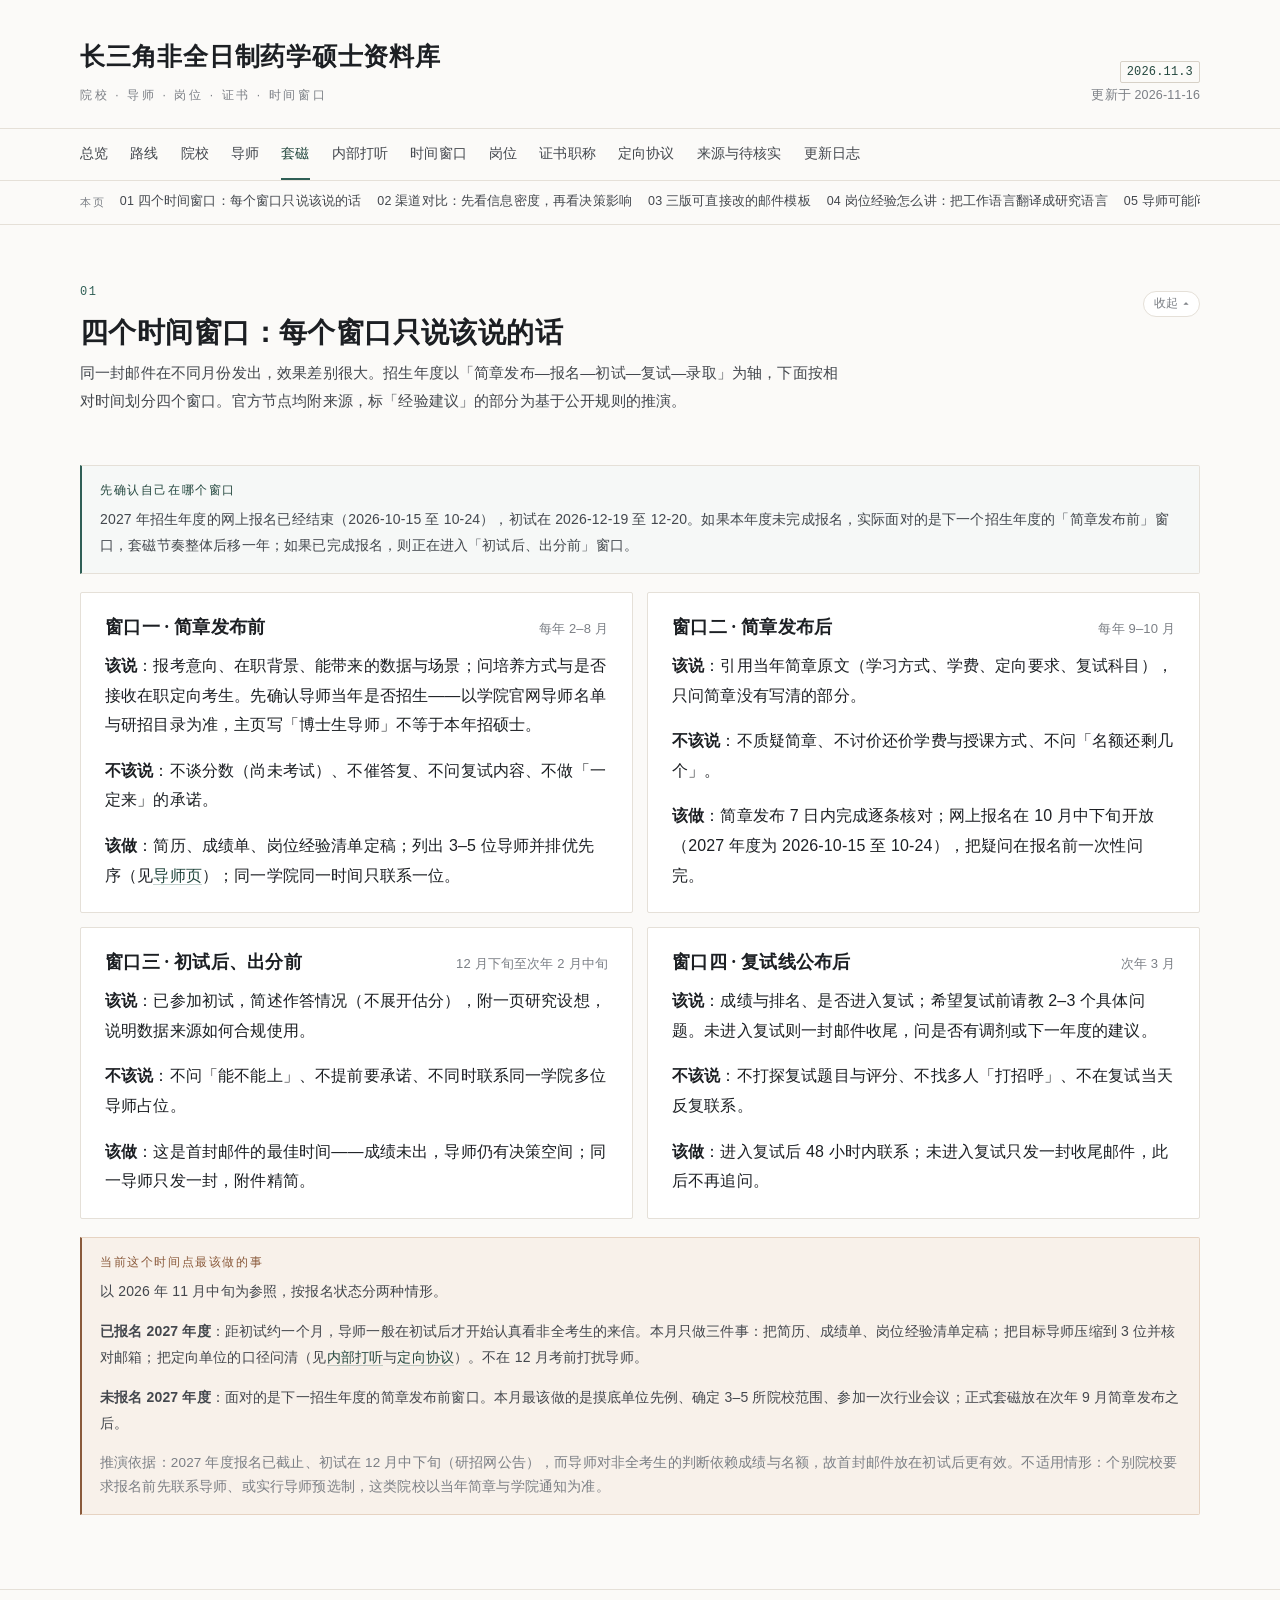
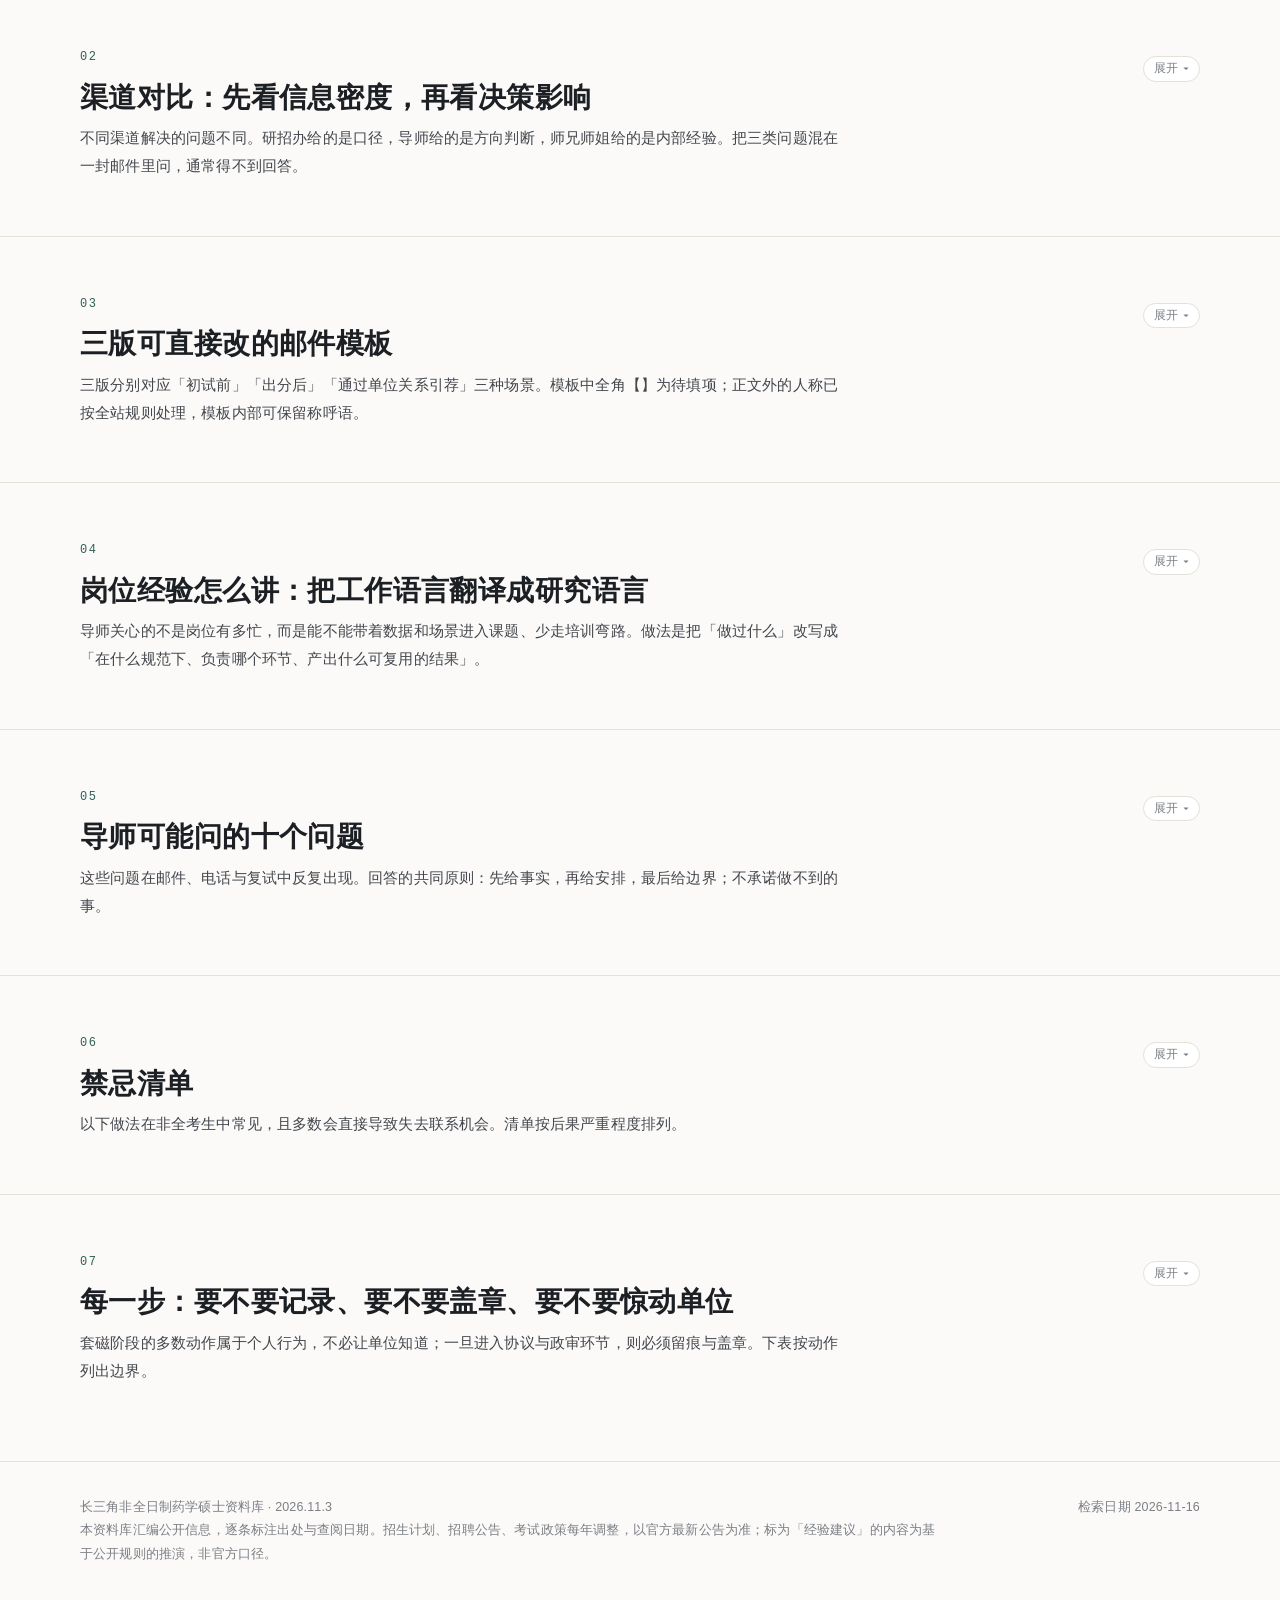
<file: outreach.html>
<!DOCTYPE html>
<html lang="zh-CN">
<head>
<meta charset="utf-8">
<meta name="viewport" content="width=device-width, initial-scale=1">
<title>套磁指引 · 长三角非全日制药学硕士资料库</title>
<meta name="description" content="非全日制药学硕士套磁指引：四个时间窗口、五类渠道对比、三版可直接改的邮件模板、岗位经验转译句式、导师常问问题与禁忌清单。">
<link rel="icon" href="data:,">
<link rel="stylesheet" href="assets/site.css">
</head>
<body data-page="outreach">
<a class="skip" href="#main">跳到内容</a>

<header class="masthead">
  <div class="wrap masthead-in">
    <div class="brand">
      <a class="brand-title" href="index.html">长三角非全日制药学硕士资料库</a>
      <span class="brand-sub">院校 · 导师 · 岗位 · 证书 · 时间窗口</span>
    </div>
    <div class="masthead-meta">
      <span class="ver" id="siteVersion">2026.11.3</span>
      <div id="siteUpdated">更新于 2026-11-16</div>
    </div>
  </div>
</header>

<nav class="site-nav" aria-label="主导航">
  <div class="wrap nav">
    <a href="index.html">总览</a>
    <a href="route.html">路线</a>
    <a href="schools.html">院校</a>
    <a href="advisors.html">导师</a>
    <a href="outreach.html">套磁</a>
    <a href="internal.html">内部打听</a>
    <a href="timeline.html">时间窗口</a>
    <a href="jobs.html">岗位</a>
    <a href="certs.html">证书职称</a>
    <a href="agreement.html">定向协议</a>
    <a href="sources.html">来源与待核实</a>
    <a href="changelog.html">更新日志</a>
  </div>
</nav>

<main id="main">

<section class="section">
  <div class="wrap">
    <div class="section-head">
      <span class="section-num">01</span>
      <h2>四个时间窗口：每个窗口只说该说的话</h2>
      <p>同一封邮件在不同月份发出，效果差别很大。招生年度以「简章发布—报名—初试—复试—录取」为轴，下面按相对时间划分四个窗口。官方节点均附来源，标「经验建议」的部分为基于公开规则的推演。</p>
    </div>

    <div class="note note--info">
      <span class="note-label">先确认自己在哪个窗口</span>
      <p>2027 年招生年度的网上报名已经结束（2026-10-15 至 10-24），初试在 2026-12-19 至 12-20。如果本年度未完成报名，实际面对的是下一个招生年度的「简章发布前」窗口，套磁节奏整体后移一年；如果已完成报名，则正在进入「初试后、出分前」窗口。</p>
    </div>

    <div class="grid-2">
      <div class="card">
        <div class="card-head"><h3 class="card-title">窗口一 · 简章发布前</h3><span class="card-sub">每年 2–8 月</span></div>
        <div class="card-body">
          <p><b>该说</b>：报考意向、在职背景、能带来的数据与场景；问培养方式与是否接收在职定向考生。先确认导师当年是否招生——以学院官网导师名单与研招目录为准，主页写「博士生导师」不等于本年招硕士。</p>
          <p><b>不该说</b>：不谈分数（尚未考试）、不催答复、不问复试内容、不做「一定来」的承诺。</p>
          <p><b>该做</b>：简历、成绩单、岗位经验清单定稿；列出 3–5 位导师并排优先序（见<a href="advisors.html">导师页</a>）；同一学院同一时间只联系一位。</p>
        </div>
      </div>

      <div class="card">
        <div class="card-head"><h3 class="card-title">窗口二 · 简章发布后</h3><span class="card-sub">每年 9–10 月</span></div>
        <div class="card-body">
          <p><b>该说</b>：引用当年简章原文（学习方式、学费、定向要求、复试科目），只问简章没有写清的部分。</p>
          <p><b>不该说</b>：不质疑简章、不讨价还价学费与授课方式、不问「名额还剩几个」。</p>
          <p><b>该做</b>：简章发布 7 日内完成逐条核对；网上报名在 10 月中下旬开放（2027 年度为 2026-10-15 至 10-24），把疑问在报名前一次性问完。</p>
        </div>
      </div>

      <div class="card">
        <div class="card-head"><h3 class="card-title">窗口三 · 初试后、出分前</h3><span class="card-sub">12 月下旬至次年 2 月中旬</span></div>
        <div class="card-body">
          <p><b>该说</b>：已参加初试，简述作答情况（不展开估分），附一页研究设想，说明数据来源如何合规使用。</p>
          <p><b>不该说</b>：不问「能不能上」、不提前要承诺、不同时联系同一学院多位导师占位。</p>
          <p><b>该做</b>：这是首封邮件的最佳时间——成绩未出，导师仍有决策空间；同一导师只发一封，附件精简。</p>
        </div>
      </div>

      <div class="card">
        <div class="card-head"><h3 class="card-title">窗口四 · 复试线公布后</h3><span class="card-sub">次年 3 月</span></div>
        <div class="card-body">
          <p><b>该说</b>：成绩与排名、是否进入复试；希望复试前请教 2–3 个具体问题。未进入复试则一封邮件收尾，问是否有调剂或下一年度的建议。</p>
          <p><b>不该说</b>：不打探复试题目与评分、不找多人「打招呼」、不在复试当天反复联系。</p>
          <p><b>该做</b>：进入复试后 48 小时内联系；未进入复试只发一封收尾邮件，此后不再追问。</p>
        </div>
      </div>
    </div>

    <div class="note note--advice">
      <span class="note-label">当前这个时间点最该做的事</span>
      <p>以 2026 年 11 月中旬为参照，按报名状态分两种情形。</p>
      <p><b>已报名 2027 年度</b>：距初试约一个月，导师一般在初试后才开始认真看非全考生的来信。本月只做三件事：把简历、成绩单、岗位经验清单定稿；把目标导师压缩到 3 位并核对邮箱；把定向单位的口径问清（见<a href="internal.html">内部打听</a>与<a href="agreement.html">定向协议</a>）。不在 12 月考前打扰导师。</p>
      <p><b>未报名 2027 年度</b>：面对的是下一招生年度的简章发布前窗口。本月最该做的是摸底单位先例、确定 3–5 所院校范围、参加一次行业会议；正式套磁放在次年 9 月简章发布之后。</p>
      <p class="small muted">推演依据：2027 年度报名已截止、初试在 12 月中下旬（研招网公告），而导师对非全考生的判断依赖成绩与名额，故首封邮件放在初试后更有效。不适用情形：个别院校要求报名前先联系导师、或实行导师预选制，这类院校以当年简章与学院通知为准。</p>
    </div>
  </div>
</section>

<section class="section">
  <div class="wrap">
    <div class="section-head">
      <span class="section-num">02</span>
      <h2>渠道对比：先看信息密度，再看决策影响</h2>
      <p>不同渠道解决的问题不同。研招办给的是口径，导师给的是方向判断，师兄师姐给的是内部经验。把三类问题混在一封邮件里问，通常得不到回答。</p>
    </div>

    <div class="tbl-wrap">
      <table class="tbl tbl--prose">
        <caption>渠道对比（「相对成功率」为经验判断，非官方数据）</caption>
        <thead>
          <tr><th>渠道</th><th>适用情况</th><th>相对成功率</th><th>注意事项</th></tr>
        </thead>
        <tbody>
          <tr>
            <td>邮件给导师本人</td>
            <td>已有明确方向，能写清「带着什么数据、什么场景来读研」</td>
            <td>中—高，取决于方向匹配度与发送时机</td>
            <td>一次只联系一位；标题写清招生年度、姓名、岗位方向；附件不超过两个；跟进不超过两次。</td>
          </tr>
          <tr>
            <td>学院研招办电话</td>
            <td>问政策口径：学费、授课方式、定向要求、复试比例、材料清单</td>
            <td>信息获取成功率高；对录取本身无直接影响</td>
            <td>工作日上午拨打；先列 5 个问题；不问个人情况、不录音、不追问「有没有名额」。</td>
          </tr>
          <tr>
            <td>师兄师姐转介</td>
            <td>目标课题组里有熟人，或同系统有人与导师合作过</td>
            <td>最高，但依赖对方是否愿意被介绍</td>
            <td>先问对方是否方便被引荐；被引荐后 48 小时内发邮件；说明身份时只提引荐人姓氏与身份。</td>
          </tr>
          <tr>
            <td>学术会议、行业会议</td>
            <td>已有明确方向，希望当面判断导师风格与课题组现状</td>
            <td>中低，接触机会有限，但一次有效接触质量较高</td>
            <td>会前查议程与报告人；茶歇提问控制在两个问题内；会后 48 小时内发邮件提及报告内容。</td>
          </tr>
          <tr>
            <td>单位合作项目</td>
            <td>所在单位与目标院校有联合课题、培训基地、实习基地</td>
            <td>取决于单位与院校的合作深度，通常最高</td>
            <td>先摸清单位是否有先例；引荐走正常渠道；协议盖章不走私人关系（见<a href="agreement.html">定向协议</a>）。</td>
          </tr>
          <tr>
            <td>官网与研招网公告</td>
            <td>所有情况，作为信息基线</td>
            <td>信息准确度最高，但无法替代人际沟通</td>
            <td>简章、专业目录、导师名单以学院官网为准；第三方信息只能当线索，不作为结论。</td>
          </tr>
        </tbody>
      </table>
    </div>

    <div class="note note--warn">
      <span class="note-label">同时联系同一学院多位导师的风险</span>
      <p>同一学院的导师经常在同一个微信群、同一场组会里交流。两位导师同时收到措辞相近的自荐信，最直接的后果是两边都不回。若第一位导师明确表示不招非全，再联系第二位时，宜在信中说明已咨询过某位老师、方向已作调整，避免被理解为群发。</p>
    </div>
  </div>
</section>

<section class="section">
  <div class="wrap">
    <div class="section-head">
      <span class="section-num">03</span>
      <h2>三版可直接改的邮件模板</h2>
      <p>三版分别对应「初试前」「出分后」「通过单位关系引荐」三种场景。模板中全角【】为待填项；正文外的人称已按全站规则处理，模板内部可保留称呼语。</p>
    </div>

    <div class="tpl-block">
      <div class="tpl-label">模板一 · 初试前自荐（附简历，突出在职背景与岗位经验）</div>
      <pre class="tpl">邮件主题：【学校名】2027 年非全日制药学硕士报考咨询｜【姓名】｜【岗位方向】

尊敬的【导师姓名】老师：

您好。我是【姓名】，本科毕业于【学校名】【专业】，现在【单位类型】从事【岗位方向】工作，至今【N】年。

计划报考【学校名】【学院名】2027 年非全日制药学硕士（专业学位，代码 1055）。在学院官网看到课题组方向为【导师方向原文关键词】，与日常工作中的【具体场景，如药品质量标准研究、生物样本分析、GLP 专题管理】直接相关。

目前积累的经验主要有两块：一是【动物实验、GLP 体系运行、原始数据记录、参与核查中的一项】，负责【具体环节】；二是【方法开发、质量标准起草、偏差与纠正预防中的一项】，形成过【可公开描述的工作成果】。

想请教三个问题：非全日制是否接收在职定向考生；授课方式是周末还是集中；课题组是否接收非全日制学生、对论文选题有无方向偏好。

附件为个人简历与本科成绩单。若方向匹配，希望能约 15 分钟线上沟通。

顺颂
时祺

【姓名】
【手机】·【邮箱】</pre>
    </div>
    <dl class="kv kv--wide">
      <dt>标题</dt><dd>40 字以内，含招生年度、姓名、岗位方向；不用感叹号与「求助」一类词。</dd>
      <dt>称呼</dt><dd>「尊敬的【导师姓名】老师」；发送前核对姓氏用字与职称，写错头衔比不写更减分。</dd>
      <dt>正文</dt><dd>5 段、6–8 句；一段只讲一件事，每段不超过 5 行。</dd>
      <dt>附件</dt><dd>简历 1 页、本科成绩单 1 份；总大小控制在 5MB 内；文件名写作【姓名】-简历.pdf。</dd>
      <dt>跟进</dt><dd>7–10 个工作日未回，跟进 1 次；再等 10 个工作日仍无回复即停止，总计不超过 2 次。</dd>
    </dl>

    <div class="tpl-block">
      <div class="tpl-label">模板二 · 出分后联系（附成绩，谈论文构想）</div>
      <pre class="tpl">邮件主题：【姓名】2027 非全日制药学硕士初试【总分】分｜【方向】论文构想

尊敬的【导师姓名】老师：

您好。我是【姓名】，此前在【月份】就报考【学校名】非全日制药学硕士一事联系过，现向老师报告初试情况：总分【总分】，政治【】、外语【】、专业基础综合【】。

利用考后时间，我梳理了一个论文构想：【一句话题目】。初步思路是以【数据来源，如本单位日常检验与质量研究中可合规使用的部分】为基础，采用【方法】，产出【可落地成果，如某类制剂有关物质方法的质量标准建议】。数据使用会事先履行单位审批，不涉及涉密信息与个人信息。

附件为成绩截图、个人简历与一页研究设想。若有机会进入复试，希望能在复试前请教两三个问题。

顺颂
时祺

【姓名】
【手机】·【邮箱】</pre>
    </div>
    <dl class="kv kv--wide">
      <dt>标题</dt><dd>把分数与方向写进标题，导师可据此判断是否进入复试范围。</dd>
      <dt>称呼</dt><dd>沿用首封邮件的称呼；若首封未回复，本封开头写明「此前曾联系」，给导师一个上下文。</dd>
      <dt>正文</dt><dd>3 段、5–7 句；成绩只报总分与三科，不解释失误。</dd>
      <dt>附件</dt><dd>成绩截图、简历、一页研究设想（不超过 600 字，写清数据来源、方法、预期成果）。</dd>
      <dt>跟进</dt><dd>出分后时间紧，5 个工作日未回可跟进 1 次；复试名单公布后仍未回即停止。</dd>
    </dl>

    <div class="tpl-block">
      <div class="tpl-label">模板三 · 通过单位关系引荐时的简短说明</div>
      <pre class="tpl">邮件主题：【引荐人姓氏】老师介绍｜【姓名】咨询【学校名】非全日制药学硕士

尊敬的【导师姓名】老师：

您好。【单位类型】的【引荐人姓氏】老师提到，【学校名】非全日制药学硕士项目在【方向】上有积累，建议我向老师请教。冒昧来信。

我是【姓名】，在【单位类型】从事【岗位方向】【N】年，日常工作涉及【一项与方向相关的具体工作】。计划报考【年份】级非全日制，想了解两点：一是课题组是否接收在职定向考生；二是【一个具体、可回答的问题，如论文选题能否结合质量标准与检验方法】。

以下附个人简历。若时机不合适，也请老师直接告知，不再打扰。

顺颂
时祺

【姓名】
【手机】·【邮箱】</pre>
    </div>
    <dl class="kv kv--wide">
      <dt>标题</dt><dd>引荐人只写姓氏与身份，不写全名、不写职务细节；标题控制在 30 字内。</dd>
      <dt>称呼</dt><dd>与模板一相同；引荐人称呼按「【姓氏】老师」处理，避免写出具体姓名。</dd>
      <dt>正文</dt><dd>3 段、4–5 句；引荐只占一句，其余用于说明自身方向，避免通篇借势。</dd>
      <dt>附件</dt><dd>简历 1 页即可；不必附成绩单，等对方要求再补。</dd>
      <dt>跟进</dt><dd>引荐类通常 3 个工作日内回复；7 天未回可请引荐人侧面问一次，本人不再重复发送。</dd>
    </dl>

    <div class="note note--advice">
      <span class="note-label">经验建议 · 模板的用法</span>
      <p>三版模板不是逐字照抄的范文，而是段落结构。实际发送时，每段保留一句与导师方向直接相关的内容，其余换成自身表述；同一导师前后两封邮件不要重复使用同一段陈述。</p>
      <p class="small muted">推演依据：非全考生的邮件在导师收件箱里属于低频、非熟人信息，结构化、可快速判断的邮件更容易得到回复。不适用情形：部分院校要求先通过学院统一邮箱登记、或明确要求不直接联系导师，此类情况以学院通知为准。</p>
    </div>
  </div>
</section>

<section class="section">
  <div class="wrap">
    <div class="section-head">
      <span class="section-num">04</span>
      <h2>岗位经验怎么讲：把工作语言翻译成研究语言</h2>
      <p>导师关心的不是岗位有多忙，而是能不能带着数据和场景进入课题、少走培训弯路。做法是把「做过什么」改写成「在什么规范下、负责哪个环节、产出什么可复用的结果」。</p>
    </div>

    <div class="tbl-wrap">
      <table class="tbl tbl--prose">
        <caption>四类岗位经验的转译方向</caption>
        <thead><tr><th>岗位经验</th><th>可套用的表达</th><th>导师眼中的价值</th><th>边界</th></tr></thead>
        <tbody>
          <tr>
            <td>动物实验</td>
            <td>在【机构类型】承担【种属】的【给药、采样、解剖、病理取材】环节，按【SOP 或 GLP 要求】完成操作与原始记录，累计【N】批次。</td>
            <td>可较快参与课题组动物实验，降低操作培训成本。</td>
            <td>不写具体药物名称、委托方与未公开的专题编号。</td>
          </tr>
          <tr>
            <td>GLP 体系运行</td>
            <td>参与【专题】的方案、执行或总结报告中的【环节】，熟悉 SOP 编号体系、偏差处理与纠正预防、QA 核查流程。</td>
            <td>方法学描述与合规语言规范，写论文时不需要从零训练。</td>
            <td>只描述流程角色，不透露专题内容与检查结论。</td>
          </tr>
          <tr>
            <td>原始数据记录</td>
            <td>长期按【记录规范】填写原始记录与电子数据，能够复现【某类】实验的完整数据链。</td>
            <td>数据可追溯，导师更愿意把实验数据交过来。</td>
            <td>强调「可复现」，不强调「做过很多」。</td>
          </tr>
          <tr>
            <td>参与核查与质量体系</td>
            <td>参加过【资质认定、实验室认可、监督检查】的迎检准备，负责【模块】的材料整理与整改跟踪。</td>
            <td>能把法规要求转成研究问题，选题更贴近实际。</td>
            <td>只写职责模块，不写检查发现与单位内部处理结果。</td>
          </tr>
        </tbody>
      </table>
    </div>

    <div class="grid-2">
      <div class="card">
        <div class="card-head"><h3 class="card-title">句式一 · 场景—动作—结果</h3></div>
        <div class="card-body">
          <p class="mono small">在【场景】中，负责【动作】，形成【结果】。</p>
          <p class="small">适用：动物实验、检验检测类经历。重点在「结果」必须可核实，如方法验证通过、SOP 修订发布、批次记录归档。</p>
        </div>
      </div>
      <div class="card">
        <div class="card-head"><h3 class="card-title">句式二 · 规范—方法—产出</h3></div>
        <div class="card-body">
          <p class="mono small">按【规范】执行【方法】，产出【文档或数据】。</p>
          <p class="small">适用：GLP 体系、质量体系类经历。重点在把「规范」写成可识别的体系名称，避免只写「按流程」。</p>
        </div>
      </div>
      <div class="card">
        <div class="card-head"><h3 class="card-title">句式三 · 问题—数据—题目</h3></div>
        <div class="card-body">
          <p class="mono small">工作中反复遇到【问题】，可获取【数据】，希望做成【论文题目】。</p>
          <p class="small">适用：出分后谈论文构想，也适用面试时回答「论文想做什么」。数据必须写清来源与合规边界。</p>
        </div>
      </div>
      <div class="card">
        <div class="card-head"><h3 class="card-title">句式四 · 已有—缺口—计划</h3></div>
        <div class="card-body">
          <p class="mono small">已具备【能力】，缺少【训练】，计划用【课程、文献、实验】补齐。</p>
          <p class="small">适用：回答「理论基础够不够」「时间怎么安排」。缺口写得越具体，可信度越高。</p>
        </div>
      </div>
    </div>

    <div class="note note--advice">
      <span class="note-label">经验建议 · 转译的尺度</span>
      <p>四类经验中，与导师方向重合度最高的一项放段首，其余作为补充；每项只给一句事实加一句价值，不展开岗位流程。所有涉及单位的信息只到「机构类型」层级，不写单位名称、科室、领导与委托方。</p>
      <p class="small muted">推演依据：导师评估在职考生的核心疑问是「能否在有限时间产出可信数据」，岗位经验只有转成数据与规范语言才构成证据。不适用情形：报考方向与现岗位完全无关时，应改为强调可迁移能力（数据管理、文献阅读、统计基础），不宜硬套。</p>
    </div>
  </div>
</section>

<section class="section">
  <div class="wrap">
    <div class="section-head">
      <span class="section-num">05</span>
      <h2>导师可能问的十个问题</h2>
      <p>这些问题在邮件、电话与复试中反复出现。回答的共同原则：先给事实，再给安排，最后给边界；不承诺做不到的事。</p>
    </div>

    <div class="tbl-wrap">
      <table class="tbl tbl--prose">
        <caption>常见问题与回答要点</caption>
        <thead><tr><th>问题</th><th>回答骨架</th><th>不宜这样回答</th></tr></thead>
        <tbody>
          <tr><td>为什么读非全</td><td>工作中反复遇到的具体问题＋需要系统训练的三项能力；说明非全与岗位可以互相支撑。</td><td>为拿文凭、为评职称、对现岗位不满。</td></tr>
          <tr><td>单位支不支持</td><td>已了解继续教育与定向协议流程（见<a href="agreement.html">定向协议</a>），能按学校要求完成单位盖章；不夸大、不隐瞒。</td><td>「肯定支持」但没有问过任何人。</td></tr>
          <tr><td>时间怎么安排</td><td>给出可验证的作息：工作日晚上几小时、周末哪天；出差、倒班、值班月份如何补。</td><td>「会挤时间」「保证不影响」。 </td></tr>
          <tr><td>论文想做什么</td><td>一句话题目＋数据来源＋方法＋可落地成果；承认方向可能调整。</td><td>「听老师安排」「跟着课题组做」。</td></tr>
          <tr><td>能不能保证出勤</td><td>授课方式与排班的匹配方案；需要请假时走什么流程、由谁审批。</td><td>「从不请假」。</td></tr>
          <tr><td>读研期间会不会换工作</td><td>定向协议对就业方式的约束（见<a href="agreement.html">定向协议</a>）；行业流动客观存在，在读期间以完成学业为先。</td><td>「绝对不会」或「正在看机会」。</td></tr>
          <tr><td>英语与统计基础</td><td>已有证书与课程成绩；在读期间补哪门课、用什么工具。</td><td>回避，或夸大工具熟练度。</td></tr>
          <tr><td>有没有写过论文或报告</td><td>用 GLP 总结报告、SOP 修订、内部技术报告替代论文，说明写作篇幅与评审流程。</td><td>「没写过」就此结束。</td></tr>
          <tr><td>学费与经费</td><td>以个人承担为主；单位报销口径按制度确认中；不打听导师经费。</td><td>问「老师能不能出学费」。</td></tr>
          <tr><td>毕业后的打算</td><td>在药品质量、注册、安评等方向继续深耕，与课题组方向衔接。</td><td>把读研当作离开现岗位的跳板。</td></tr>
        </tbody>
      </table>
    </div>
  </div>
</section>

<section class="section">
  <div class="wrap">
    <div class="section-head">
      <span class="section-num">06</span>
      <h2>禁忌清单</h2>
      <p>以下做法在非全考生中常见，且多数会直接导致失去联系机会。清单按后果严重程度排列。</p>
    </div>

    <div class="grid-2">
      <div class="card">
        <div class="card-head"><h3 class="card-title">沟通层面</h3></div>
        <div class="card-body">
          <ul>
            <li>同时联系同一学院多位导师，尤其是同一课题组的导师。</li>
            <li>只发一句客套话，不写身份、方向与具体问题。</li>
            <li>群发同一模板，称呼未替换或写错姓氏。</li>
            <li>在工作时间之外反复拨打办公室电话。</li>
            <li>追问复试题目、评分标准与「内部名额」。</li>
          </ul>
        </div>
      </div>
      <div class="card">
        <div class="card-head"><h3 class="card-title">内容层面</h3></div>
        <div class="card-body">
          <ul>
            <li>问「能不能保上岸」「能不能操作一下」。</li>
            <li>在邮件里附与学术无关的材料，或发送超大压缩包。</li>
            <li>引用未公开的内部信息、第三方隐私或单位检查结论。</li>
            <li>对多位导师承诺「一定来」，复试后失联。</li>
            <li>在公开群里讨论与某位导师的沟通内容。</li>
          </ul>
        </div>
      </div>
    </div>

    <div class="note note--warn">
      <span class="note-label">一条底线</span>
      <p>套磁的作用是让导师判断方向是否匹配，不是获取录取承诺。任何以「打点」「内部消息」「保录」为名的承诺，都不属于正常招生流程，且可能带来纪律风险。</p>
    </div>
  </div>
</section>

<section class="section">
  <div class="wrap">
    <div class="section-head">
      <span class="section-num">07</span>
      <h2>每一步：要不要记录、要不要盖章、要不要惊动单位</h2>
      <p>套磁阶段的多数动作属于个人行为，不必让单位知道；一旦进入协议与政审环节，则必须留痕与盖章。下表按动作列出边界。</p>
    </div>

    <div class="tbl-wrap">
      <table class="tbl">
        <caption>动作边界表（「推进表」指自用的报考推进记录）</caption>
        <thead><tr><th>动作</th><th>写入推进表</th><th>是否盖章</th><th>是否惊动单位</th><th>说明</th></tr></thead>
        <tbody>
          <tr><td>邮件首联导师</td><td>是</td><td>否</td><td>否</td><td>记录导师、发送日期、回复状态。</td></tr>
          <tr><td>电话研招办</td><td>是</td><td>否</td><td>否</td><td>记录口径与接听日期，便于复核。</td></tr>
          <tr><td>请师兄师姐引荐</td><td>是</td><td>否</td><td>视情况</td><td>同系统引荐需先确认对方意愿。</td></tr>
          <tr><td>单位内部摸底</td><td>是（仅自用）</td><td>否</td><td>是</td><td>先私下问，不在群里提（见<a href="internal.html">内部打听</a>）。</td></tr>
          <tr><td>人事正式咨询</td><td>是</td><td>否</td><td>是</td><td>只咨询口径，不递交申请。</td></tr>
          <tr><td>开具同意报考或在职证明</td><td>是</td><td>是（人事章）</td><td>是</td><td>是否要求以当年简章与复试通知为准。</td></tr>
          <tr><td>签订定向就业合同</td><td>是（关键节点）</td><td>是（公章或人事章）</td><td>是</td><td>被录取前完成；具体章别以学校协议模板为准。</td></tr>
          <tr><td>函调与现实表现材料</td><td>是</td><td>是（人事或政工部门章）</td><td>是</td><td>教育部规定须由档案所在单位或工作单位相关部门盖章。</td></tr>
          <tr><td>档案与组织关系</td><td>是</td><td>视学校要求</td><td>是</td><td>定向就业一般不转档案，以简章为准。</td></tr>
        </tbody>
      </table>
    </div>

    <div class="note note--advice">
      <span class="note-label">经验建议 · 推进表的最少字段</span>
      <p>至少记录六列：院校与导师、联系方式、首次联系日期、回复情况、下一步动作、截止日期。每完成一次沟通当天更新，避免多位导师并行时记混进度与承诺。</p>
      <p class="small muted">推演依据：非全考生与导师、单位、学校的沟通分散在数月内，仅靠记忆容易在复试与协议阶段出现信息错位。不适用情形：只联系一两所院校时，用一页纸即可，不必建立复杂表格。</p>
    </div>

    <div class="src">
      <div class="src-title">口径与来源</div>
      <ul>
        <li class="src-item"><a href="https://yz.chsi.com.cn/kyzx/jybzc/202609/20260924/2293971511.html">教育部《2027 年全国硕士研究生招生工作管理规定》</a><span class="src-meta">中国研究生招生信息网（转载教育部文件） · 2026-09-24 · 查阅 2026-11-15</span></li>
        <li class="src-item"><a href="https://yz.chsi.com.cn/kyzx/jybzc/202611/20261113/2293984092.html">2027 年全国硕士研究生招生考试初试时间</a><span class="src-meta">中国研究生招生信息网（教育部来源） · 2026-11-13 · 查阅 2026-11-15</span></li>
      </ul>
    </div>

    <p class="small muted">本页标「经验建议」的内容为基于公开招生规则的推演，非官方口径；各校复试与联系导师的具体要求，以当年招生简章、学院通知与研招办答复为准。</p>
  </div>
</section>

</main>

<footer class="foot">
  <div class="wrap">
    <div class="foot-top">
      <span>长三角非全日制药学硕士资料库 · <span id="footVersion">2026.11.3</span></span>
      <span>检索日期 2026-11-16</span>
    </div>
    <p>本资料库汇编公开信息，逐条标注出处与查阅日期。招生计划、招聘公告、考试政策每年调整，以官方最新公告为准；标为「经验建议」的内容为基于公开规则的推演，非官方口径。</p>
  </div>
</footer>

<script src="data/meta.js"></script>
<script src="assets/app.js"></script>
</body>
</html>
</file>
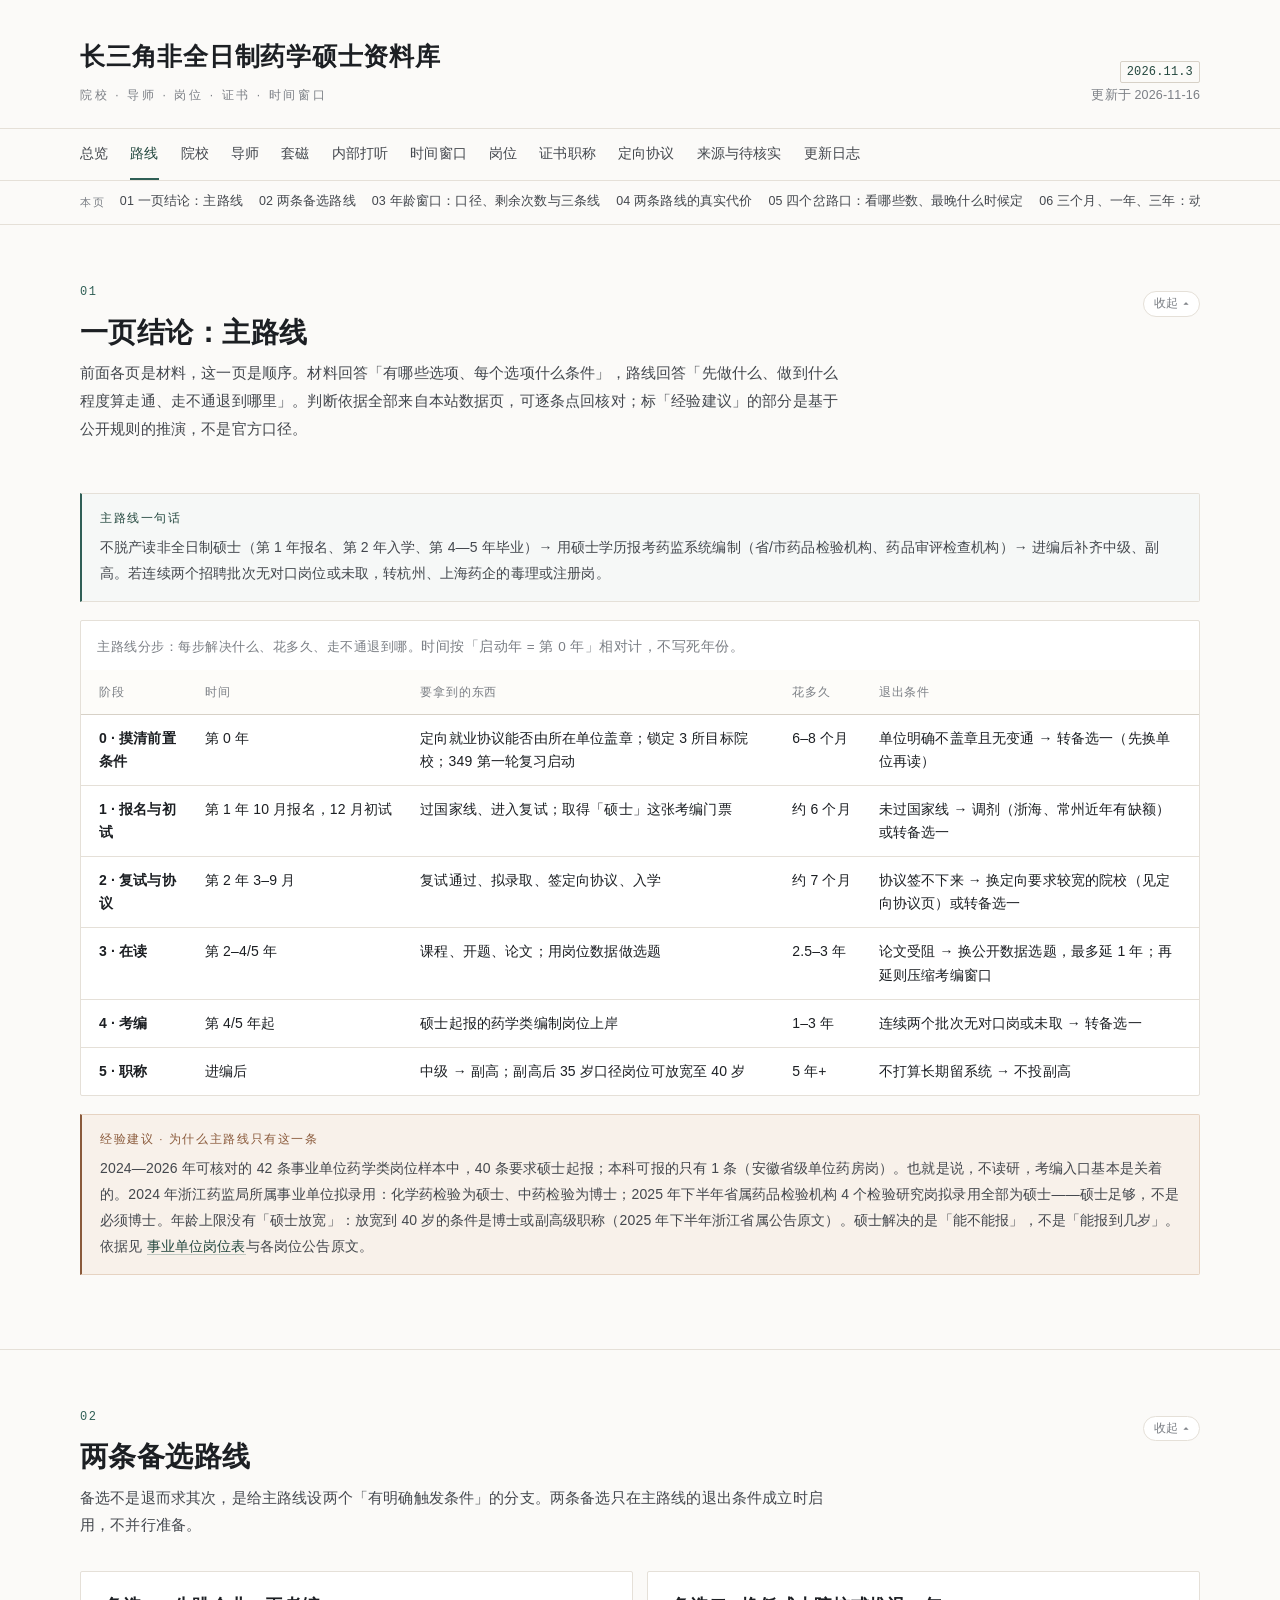
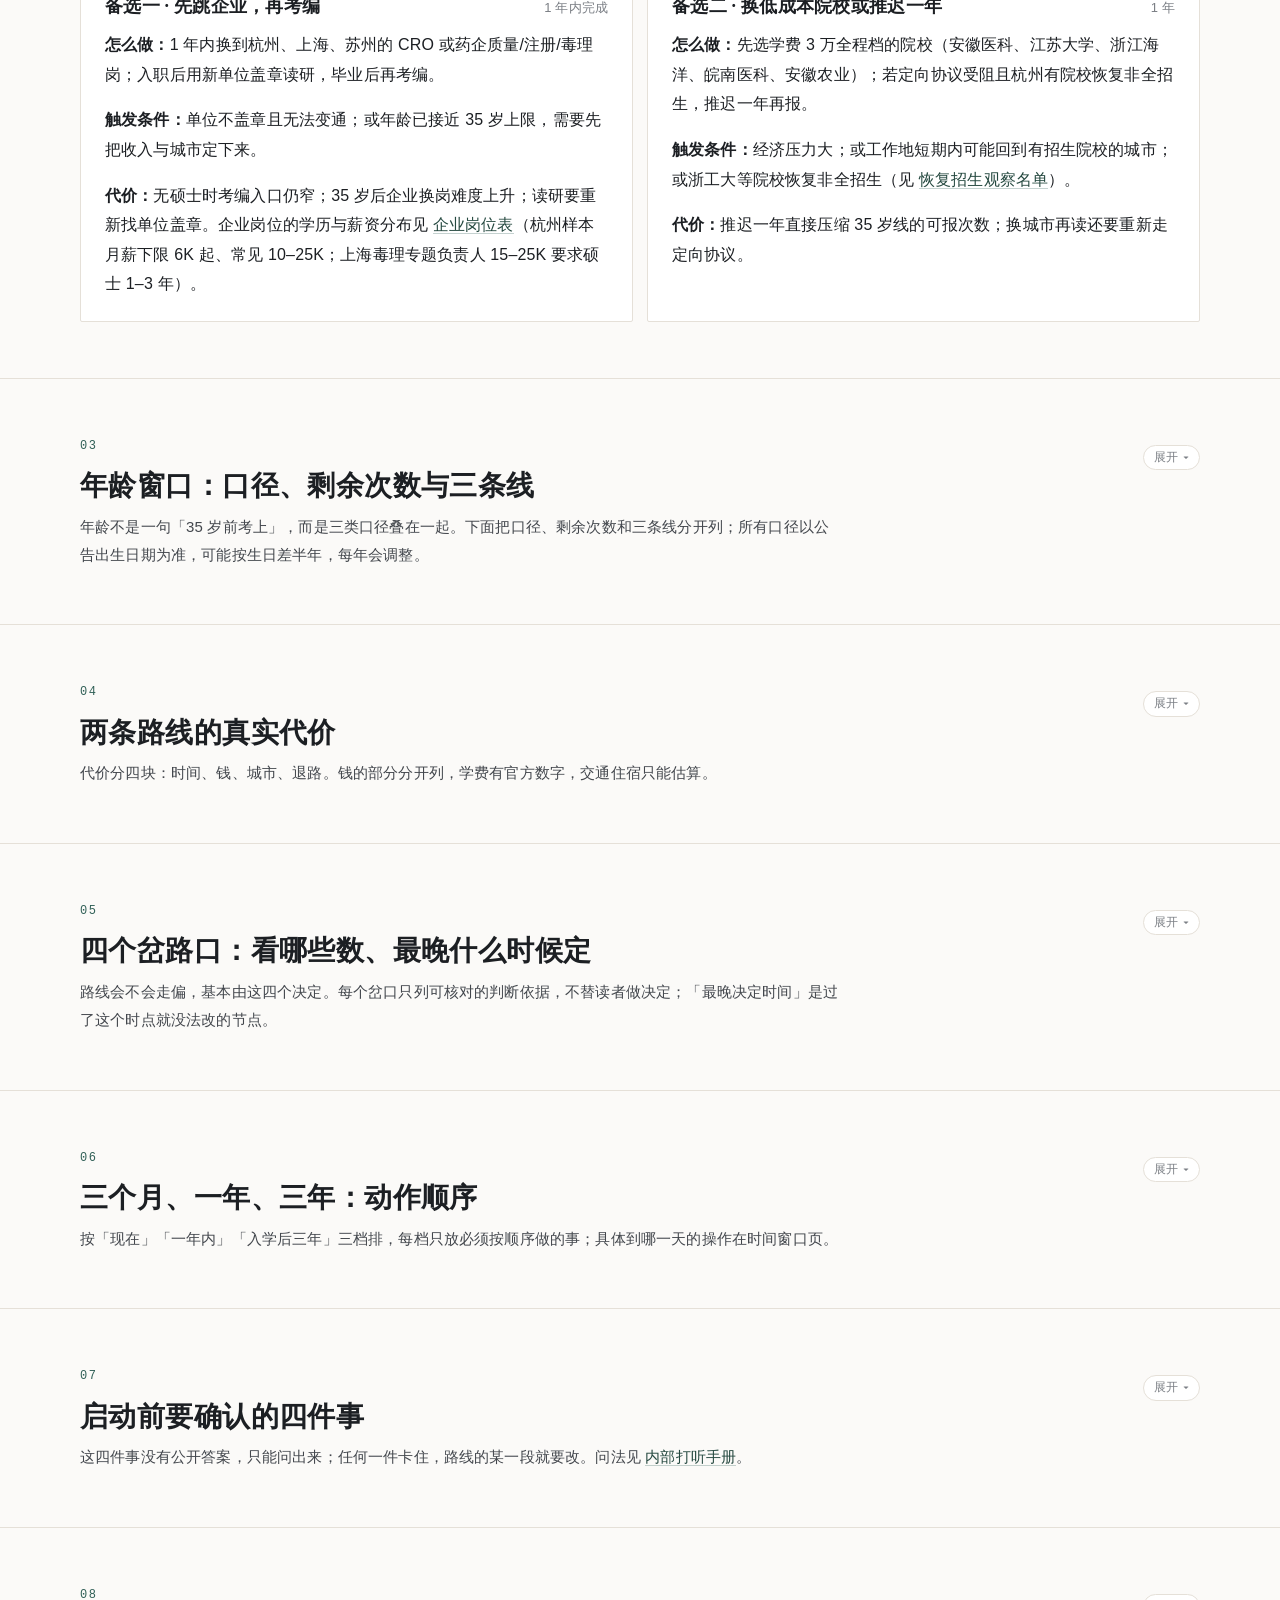
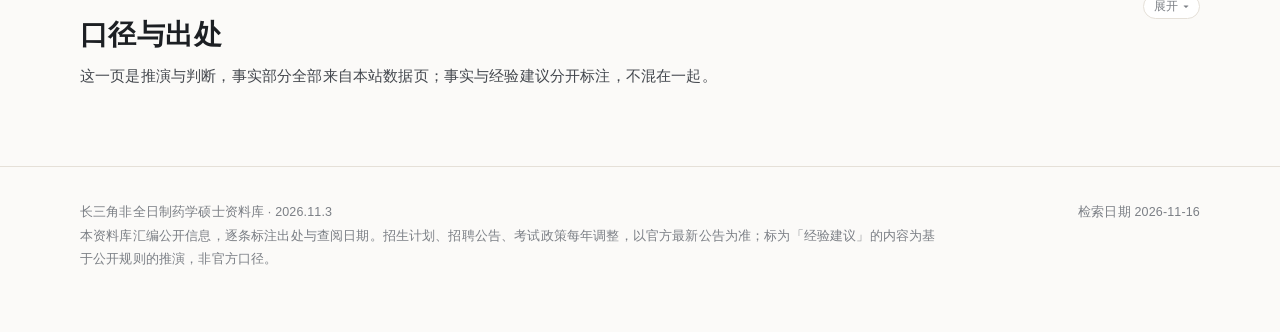
<file: route.html>
<!DOCTYPE html>
<html lang="zh-CN">
<head>
<meta charset="utf-8">
<meta name="viewport" content="width=device-width, initial-scale=1">
<title>路线规划与年龄窗口 · 长三角非全日制药学硕士资料库</title>
<meta name="description" content="在职药学从业者的读研—考编—职称路线：一条主路线、两条备选、年龄窗口口径与剩余次数、真实代价、四个岔路口的判断标准、三个月到三年的动作顺序。">
<link rel="icon" href="data:,">
<link rel="stylesheet" href="assets/site.css">
</head>
<body data-page="route">
<a class="skip" href="#main">跳到内容</a>

<header class="masthead">
  <div class="wrap masthead-in">
    <div class="brand">
      <a class="brand-title" href="index.html">长三角非全日制药学硕士资料库</a>
      <span class="brand-sub">院校 · 导师 · 岗位 · 证书 · 时间窗口</span>
    </div>
    <div class="masthead-meta">
      <span class="ver" id="siteVersion">2026.11.3</span>
      <div id="siteUpdated">更新于 2026-11-16</div>
    </div>
  </div>
</header>

<nav class="site-nav" aria-label="主导航">
  <div class="wrap nav">
    <a href="index.html">总览</a>
    <a href="route.html">路线</a>
    <a href="schools.html">院校</a>
    <a href="advisors.html">导师</a>
    <a href="outreach.html">套磁</a>
    <a href="internal.html">内部打听</a>
    <a href="timeline.html">时间窗口</a>
    <a href="jobs.html">岗位</a>
    <a href="certs.html">证书职称</a>
    <a href="agreement.html">定向协议</a>
    <a href="sources.html">来源与待核实</a>
    <a href="changelog.html">更新日志</a>
  </div>
</nav>

<main id="main">

<section class="section">
  <div class="wrap">
    <div class="section-head">
      <span class="section-num">01</span>
      <h2>一页结论：主路线</h2>
      <p>前面各页是材料，这一页是顺序。材料回答「有哪些选项、每个选项什么条件」，路线回答「先做什么、做到什么程度算走通、走不通退到哪里」。判断依据全部来自本站数据页，可逐条点回核对；标「经验建议」的部分是基于公开规则的推演，不是官方口径。</p>
    </div>

    <div class="note note--info">
      <span class="note-label">主路线一句话</span>
      <p>不脱产读非全日制硕士（第 1 年报名、第 2 年入学、第 4—5 年毕业）→ 用硕士学历报考药监系统编制（省/市药品检验机构、药品审评检查机构）→ 进编后补齐中级、副高。若连续两个招聘批次无对口岗位或未取，转杭州、上海药企的毒理或注册岗。</p>
    </div>

    <div class="tbl-wrap">
      <table class="tbl">
        <caption>主路线分步：每步解决什么、花多久、走不通退到哪。<span class="small muted">时间按「启动年 = 第 0 年」相对计，不写死年份。</span></caption>
        <thead>
          <tr><th>阶段</th><th>时间</th><th>要拿到的东西</th><th>花多久</th><th>退出条件</th></tr>
        </thead>
        <tbody>
          <tr><td><strong>0 · 摸清前置条件</strong></td><td class="num">第 0 年</td><td>定向就业协议能否由所在单位盖章；锁定 3 所目标院校；349 第一轮复习启动</td><td class="num">6–8 个月</td><td>单位明确不盖章且无变通 → 转备选一（先换单位再读）</td></tr>
          <tr><td><strong>1 · 报名与初试</strong></td><td class="num">第 1 年 10 月报名，12 月初试</td><td>过国家线、进入复试；取得「硕士」这张考编门票</td><td class="num">约 6 个月</td><td>未过国家线 → 调剂（浙海、常州近年有缺额）或转备选一</td></tr>
          <tr><td><strong>2 · 复试与协议</strong></td><td class="num">第 2 年 3–9 月</td><td>复试通过、拟录取、签定向协议、入学</td><td class="num">约 7 个月</td><td>协议签不下来 → 换定向要求较宽的院校（见定向协议页）或转备选一</td></tr>
          <tr><td><strong>3 · 在读</strong></td><td class="num">第 2–4/5 年</td><td>课程、开题、论文；用岗位数据做选题</td><td class="num">2.5–3 年</td><td>论文受阻 → 换公开数据选题，最多延 1 年；再延则压缩考编窗口</td></tr>
          <tr><td><strong>4 · 考编</strong></td><td class="num">第 4/5 年起</td><td>硕士起报的药学类编制岗位上岸</td><td class="num">1–3 年</td><td>连续两个批次无对口岗或未取 → 转备选一</td></tr>
          <tr><td><strong>5 · 职称</strong></td><td class="num">进编后</td><td>中级 → 副高；副高后 35 岁口径岗位可放宽至 40 岁</td><td class="num">5 年+</td><td>不打算长期留系统 → 不投副高</td></tr>
        </tbody>
      </table>
    </div>

    <div class="note note--advice">
      <span class="note-label">经验建议 · 为什么主路线只有这一条</span>
      <p>2024—2026 年可核对的 42 条事业单位药学类岗位样本中，40 条要求硕士起报；本科可报的只有 1 条（安徽省级单位药房岗）。也就是说，不读研，考编入口基本是关着的。2024 年浙江药监局所属事业单位拟录用：化学药检验为硕士、中药检验为博士；2025 年下半年省属药品检验机构 4 个检验研究岗拟录用全部为硕士——硕士足够，不是必须博士。年龄上限没有「硕士放宽」：放宽到 40 岁的条件是博士或副高级职称（2025 年下半年浙江省属公告原文）。硕士解决的是「能不能报」，不是「能报到几岁」。依据见 <a href="jobs.html#gov">事业单位岗位表</a>与各岗位公告原文。</p>
    </div>
  </div>
</section>

<section class="section">
  <div class="wrap">
    <div class="section-head">
      <span class="section-num">02</span>
      <h2>两条备选路线</h2>
      <p>备选不是退而求其次，是给主路线设两个「有明确触发条件」的分支。两条备选只在主路线的退出条件成立时启用，不并行准备。</p>
    </div>

    <div class="grid-2">
      <div class="card">
        <div class="card-head"><h3 class="card-title">备选一 · 先跳企业，再考编</h3><span class="card-sub">1 年内完成</span></div>
        <div class="card-body">
          <p><strong>怎么做：</strong>1 年内换到杭州、上海、苏州的 CRO 或药企质量/注册/毒理岗；入职后用新单位盖章读研，毕业后再考编。</p>
          <p><strong>触发条件：</strong>单位不盖章且无法变通；或年龄已接近 35 岁上限，需要先把收入与城市定下来。</p>
          <p><strong>代价：</strong>无硕士时考编入口仍窄；35 岁后企业换岗难度上升；读研要重新找单位盖章。企业岗位的学历与薪资分布见 <a href="jobs.html#corp">企业岗位表</a>（杭州样本月薪下限 6K 起、常见 10–25K；上海毒理专题负责人 15–25K 要求硕士 1–3 年）。</p>
        </div>
      </div>
      <div class="card">
        <div class="card-head"><h3 class="card-title">备选二 · 换低成本院校或推迟一年</h3><span class="card-sub">1 年</span></div>
        <div class="card-body">
          <p><strong>怎么做：</strong>先选学费 3 万全程档的院校（安徽医科、江苏大学、浙江海洋、皖南医科、安徽农业）；若定向协议受阻且杭州有院校恢复非全招生，推迟一年再报。</p>
          <p><strong>触发条件：</strong>经济压力大；或工作地短期内可能回到有招生院校的城市；或浙工大等院校恢复非全招生（见 <a href="schools.html#excluded">恢复招生观察名单</a>）。</p>
          <p><strong>代价：</strong>推迟一年直接压缩 35 岁线的可报次数；换城市再读还要重新走定向协议。</p>
        </div>
      </div>
    </div>
  </div>
</section>

<section class="section">
  <div class="wrap">
    <div class="section-head">
      <span class="section-num">03</span>
      <h2>年龄窗口：口径、剩余次数与三条线</h2>
      <p>年龄不是一句「35 岁前考上」，而是三类口径叠在一起。下面把口径、剩余次数和三条线分开列；所有口径以公告出生日期为准，可能按生日差半年，每年会调整。</p>
    </div>

    <h3 class="subhead">3.1 四类年龄口径（2024—2026 批次实测）</h3>
    <div class="tbl-wrap">
      <table class="tbl">
        <caption>年龄口径来自岗位表字段；招聘单位与批次见岗位表出处链接。</caption>
        <thead>
          <tr><th>年龄口径</th><th>岗位样本</th><th>放宽条件</th></tr>
        </thead>
        <tbody>
          <tr><td class="num">30 周岁以下</td><td>高校药学院科研秘书（2025 上半年浙江省属）</td><td>无</td></tr>
          <tr><td class="num">35 周岁及以下</td><td>省级药品检验机构药品检验研究岗（2024 浙江药监局第二批；2025 下半年浙江省属）；高校药学相关岗（2025 上半年浙江省属）</td><td>博士或副高级职称放宽至 40 周岁（2025 下半年浙江省属公告原文）</td></tr>
          <tr><td class="num">38 周岁以下</td><td>安徽省食品药品检验研究院、安徽省药品审评查验中心等（2026 安徽省直）；杭州市食品药品检验科学研究院药品检验（2026 杭州市属）；浙江省药品化妆品审评中心、浙江省医疗器械审评中心（2026 上半年浙江省属）</td><td>无</td></tr>
          <tr><td class="num">43 周岁以下</td><td>省级药品检验机构期刊编辑岗（2026 上半年浙江省属）</td><td>无</td></tr>
        </tbody>
      </table>
    </div>
    <p class="small muted">补充：42 条岗位样本中 40 条要求硕士起报；本科可报的 1 条为 2026 年安徽省直单位药房岗（本科及以上、38 周岁以下）。岗位原文与出处见 <a href="jobs.html#gov">事业单位岗位表</a>。</p>

    <h3 class="subhead">3.2 距 35 岁上限还剩多少年，决定 35 线还能报几次</h3>
    <div class="tbl-wrap">
      <table class="tbl">
        <caption>按本科 + 非全 3 年制、毕业当年起算；2.5 年制（复旦、上海大学）可多出一次机会。<span class="small muted">表中「剩余年数」= 35 − 报考当年的周岁，用报考当年减出生年份即可算。</span></caption>
        <thead>
          <tr><th>距 35 周岁上限</th><th>35 线大致可报次数</th><th>策略</th></tr>
        </thead>
        <tbody>
          <tr><td class="num">7 年以上</td><td class="num">3 次以上</td><td>按主路线走，不必压缩学制</td></tr>
          <tr><td class="num">5–6 年</td><td class="num">2–3 次</td><td>主路线；选 2.5 年制可多一次机会</td></tr>
          <tr><td class="num">3–4 年</td><td class="num">1–2 次</td><td>优先 2.5 年制，或入学当年即开始准备考编</td></tr>
          <tr><td class="num">1–2 年</td><td class="num">1 次或 0 次</td><td>35 线基本关闭，按 38 线规划；读研目的转为 38 线岗位与职称</td></tr>
          <tr><td class="num">已过 35</td><td class="num">0 次</td><td>只看 38 岁口径与「副高 + 40 岁」口径</td></tr>
        </tbody>
      </table>
    </div>
    <p class="small muted">推算方法：剩余可报次数 ≈ 35 − 报考当年年龄 − 学制年数 + 1（按公告出生日期口径，可能差半年）。最后一个能报的批次 = 出生年份 + 35 的那一年；38 岁线同理。经验建议，非官方口径。</p>

    <h3 class="subhead">3.3 三条线：考编、职称、业界</h3>
    <div class="grid-3">
      <div class="card">
        <div class="card-head"><h3 class="card-title">考编线</h3><span class="card-sub">口径 35 / 38 / 40</span></div>
        <div class="card-body">
          <p>35 岁口径集中在省级药品检验机构的检验研究岗；38 岁口径集中在审评检查机构、市级药检机构与安徽省级系统；40 岁口径只对博士或副高开放。</p>
          <p><strong>结论：</strong>硕士毕业当年起算，35 线还剩几次，就是这条路的真实余量。</p>
        </div>
      </div>
      <div class="card">
        <div class="card-head"><h3 class="card-title">职称线</h3><span class="card-sub">中级 → 副高</span></div>
        <div class="card-body">
          <p>中级（主管药师）：本科取得药师后满 4 年，或硕士取得药师后满 2 年；每年 12 月报名、次年 4 月考试，以考代评、2 年滚动。<strong>本科路径比硕士路径更早</strong>，读研期间就可以先考。</p>
          <p>副高：取得中级后满 5 年；事业单位申报须在核定的专业技术岗位结构比例内——编外身份可能没有职数，这是「进编」的现实理由之一。</p>
        </div>
      </div>
      <div class="card">
        <div class="card-head"><h3 class="card-title">业界线</h3><span class="card-sub">经验建议</span></div>
        <div class="card-body">
          <p>年龄区间与岗位门槛的经验判断（依据企业岗位表样本的经验/学历分布）：25–31 岁是「有经验社招」的黄金段；32–35 岁要价能力还在，但要带专项经验；35 岁以后跳槽，面试会追问「为什么现在才动」；38 岁以后企业门槛明显收窄。</p>
        </div>
      </div>
    </div>
  </div>
</section>

<section class="section">
  <div class="wrap">
    <div class="section-head">
      <span class="section-num">04</span>
      <h2>两条路线的真实代价</h2>
      <p>代价分四块：时间、钱、城市、退路。钱的部分分开列，学费有官方数字，交通住宿只能估算。</p>
    </div>

    <div class="tbl-wrap">
      <table class="tbl">
        <caption>学费取 2027 年各校章程原文；交通住宿为估算，非官方。</caption>
        <thead>
          <tr><th>维度</th><th>主路线：读研 → 考编</th><th>备选一：先跳企业</th></tr>
        </thead>
        <tbody>
          <tr><td><strong>时间</strong></td><td>备考 0.5–1 年 + 读研 2.5–3 年 + 考编 1–3 年，共 4.5–7 年</td><td>换工作 0.5–1 年内完成</td></tr>
          <tr><td><strong>学费</strong></td><td>3 万全程档：安徽医科、江苏大学、浙江海洋、皖南医科、安徽农业；4.5 万：常州大学；5.6 万：复旦；6 万：南京医科；7.5 万：上海大学。各校明细见 <a href="schools.html">院校对比</a></td><td>—</td></tr>
          <tr><td><strong>交通住宿</strong></td><td>按周末/集中授课、跨城往返估算 5–9 万（3 年），因城市与班型差异大，此项为估算</td><td>换城市后房租上升，但收入同步上升</td></tr>
          <tr><td><strong>收入</strong></td><td>非全不脱产，收入不掉；代价是 3 年周末、假期被占，值班与加班弹性变差</td><td>杭州企业样本下限 6K 起、常见 10–25K；上海毒理专题负责人 15–25K（硕士 1–3 年）、注册专员 15–20K</td></tr>
          <tr><td><strong>城市</strong></td><td>在读期间不必搬家；毕业考编可去杭州、宁波等地市岗位，也可考虑安徽省级与市级岗位（见岗位表）</td><td>直接换到目标城市；上海房租与通勤成本会抵消部分涨幅</td></tr>
          <tr><td><strong>失败退路</strong></td><td>考编不上 → 学历还在，转企业；最坏是花了 5–7 年</td><td>35 岁以后再跳变难；没有硕士，考编入口仍关着</td></tr>
          <tr><td><strong>与换城市的关系</strong></td><td>顺，但慢：毕业那年才换</td><td>顺且快，但提前消耗考编窗口</td></tr>
        </tbody>
      </table>
    </div>

    <div class="note note--advice">
      <span class="note-label">经验建议 · 真正难的两件事</span>
      <p>主路线扛得住的核心不是钱，是三年周末和定向协议这两件事：三年里每个周末被占，等于三年没有完整的休息日；定向协议必须在报名前就确认单位愿意盖章。备选一扛得住的核心是 35 岁以后没有退路。若把「能顾上家」放在前面，合肥的院校（安徽医科，学费 3 万、201 英语一）比上海选项更实际，但复习科目要换轨。</p>
    </div>
  </div>
</section>

<section class="section">
  <div class="wrap">
    <div class="section-head">
      <span class="section-num">05</span>
      <h2>四个岔路口：看哪些数、最晚什么时候定</h2>
      <p>路线会不会走偏，基本由这四个决定。每个岔口只列可核对的判断依据，不替读者做决定；「最晚决定时间」是过了这个时点就没法改的节点。</p>
    </div>

    <div class="grid-2">
      <div class="card">
        <div class="card-head"><h3 class="card-title">A · 读研期间编制岗出现，走不走</h3><span class="card-sub">最晚：报名截止前 1 周</span></div>
        <div class="card-body">
          <p><strong>看三个数：</strong>① 岗位是否本科可报（42 条样本里只有 1 条本科岗）；② 定向协议能否换单位（须原单位放人 + 新单位盖章，各校规定不同，要提前问研招办）；③ 城市与收入是否优于现状。</p>
          <p><strong>走：</strong>本科可报 + 城市在目标范围 + 收入不低于现在 + 换签可行。<strong>不走：</strong>岗位在县城或离家更远，或换签不获批。</p>
        </div>
      </div>
      <div class="card">
        <div class="card-head"><h3 class="card-title">B · 毕业那年：留浙皖考编，还是去沪苏企业</h3><span class="card-sub">最晚：毕业前 3 个月</span></div>
        <div class="card-body">
          <p><strong>看四个数：</strong>① 毕业当年浙江、安徽硕士起报的对口岗数量（近年每年 2–6 个）；② 竞争比（未获取，需看往年报名人数）；③ 企业 offer 水平与岗位方向；④ 家庭距离。</p>
          <p><strong>考编：</strong>当年 ≥2 个对口岗且能接受 1–2 年备考。<strong>企业：</strong>连续两个批次无对口岗，或 offer ≥20K 且岗位为毒理专题负责人/注册。</p>
        </div>
      </div>
      <div class="card">
        <div class="card-head"><h3 class="card-title">C · 中级评上了，还走不走副高</h3><span class="card-sub">最晚：取得中级后第 4 年</span></div>
        <div class="card-body">
          <p><strong>看三件事：</strong>是否进编（编外可能没有职数）、是否打算长期留药检系统、论文与业绩储备够不够。</p>
          <p><strong>评：</strong>编制内且长期留系统 → 副高正好接上「副高 + 40 岁」那条线。<strong>不评：</strong>5 年内可能跳企业 → 副高对企业价值有限。</p>
        </div>
      </div>
      <div class="card">
        <div class="card-head"><h3 class="card-title">D · 定向协议签不下来，整条路线怎么改</h3><span class="card-sub">最晚：报名当年 9 月前</span></div>
        <div class="card-body">
          <p><strong>看两个数：</strong>单位有没有先例、盖章意愿；目标院校的定向要求宽严（蚌埠医科的定向要求未明确，需电话确认）。</p>
          <p><strong>改法：</strong>换定向要求较宽的院校；先跳到愿意盖章的单位再读（时间推后 1–2 年，35 线被压缩）；或转备选二。流程与用印见 <a href="agreement.html">定向协议办理</a>。</p>
        </div>
      </div>
    </div>
  </div>
</section>

<section class="section">
  <div class="wrap">
    <div class="section-head">
      <span class="section-num">06</span>
      <h2>三个月、一年、三年：动作顺序</h2>
      <p>按「现在」「一年内」「入学后三年」三档排，每档只放必须按顺序做的事；具体到哪一天的操作在时间窗口页。</p>
    </div>

    <div class="tbl-wrap">
      <table class="tbl">
        <caption>时间以「现在」为起点；电话与联系渠道见套磁指引与院校页。</caption>
        <thead>
          <tr><th>档</th><th>动作</th><th>做到什么算完成</th></tr>
        </thead>
        <tbody>
          <tr><td rowspan="3"><strong>这三个月</strong></td><td>打三所院校研招电话，核实学费、上课方式、定向协议与复试科目</td><td>三校各有一份书面记录：联系人、答复、待确认项；<a href="schools.html">院校页</a>「未获取」字段逐条销项</td></tr>
          <tr><td>约人事经办人（不是领导）问定向协议先例、盖章流程、学费补贴、编外职称申报渠道</td><td>拿到明确答复：盖不盖章、谁签字、要不要承诺书、有无先例</td></tr>
          <tr><td>定复习轨道：204 英语（二）+ 349 一轨（复旦、浙江海洋、常州，兼容浙工大历史口径），或 201 英语（一）+ 349 一轨（南京医科、安徽医科、江苏大学、蚌埠医科、皖南医科）</td><td>只选一轨，完成第一轮 349 复习计划</td></tr>
          <tr><td rowspan="4"><strong>这一年</strong></td><td>9 月：看目标院校新简章；核对浙工大等院校是否恢复非全</td><td>简章与专业目录逐条比对，学费/人数/定向/科目有变化即更新</td></tr>
          <tr><td>10 月：网上报名（第一志愿冲，保底校同时报）</td><td>报名号、缴费、网上确认完成</td></tr>
          <tr><td>12 月：初试</td><td>准考证、考场、证件三件事提前确认</td></tr>
          <tr><td>12 月：若中级资格够，报名次年 4 月主管药师考试</td><td>报名成功；执业药师不优先（除非确定转经营/注册岗）</td></tr>
          <tr><td rowspan="4"><strong>这三年</strong></td><td>第 1 年：入学；确认上课方式与通勤安排</td><td>周末/集中授课、校区、请假与值班安排落地</td></tr>
          <tr><td>第 2 年：开题；用岗位数据做选题（体系符合性、原始数据质量控制、毒理数据回顾）</td><td>开题通过；导师方向与选题匹配（见导师名录「体系内经历」标签）</td></tr>
          <tr><td>第 3 年：论文、答辩；中级若未考则同期考</td><td>论文答辩通过；中级证书到手或已报名</td></tr>
          <tr><td>毕业后：当年起考编；每年 9 月双检（目标院校是否恢复非全、单位是否有本科可报的编制岗）</td><td>每个批次至少投 1 个对口岗；年度复盘一次</td></tr>
        </tbody>
      </table>
    </div>
  </div>
</section>

<section class="section">
  <div class="wrap">
    <div class="section-head">
      <span class="section-num">07</span>
      <h2>启动前要确认的四件事</h2>
      <p>这四件事没有公开答案，只能问出来；任何一件卡住，路线的某一段就要改。问法见 <a href="internal.html">内部打听手册</a>。</p>
    </div>
    <div class="tbl-wrap">
      <table class="tbl">
        <caption>前两件决定路线是否成立，后两件决定读研与进编的成本。</caption>
        <thead>
          <tr><th>要确认的</th><th>影响</th><th>向谁确认</th></tr>
        </thead>
        <tbody>
          <tr><td><strong>定向就业协议能否盖章</strong></td><td>主路线第 0 步；不能盖章则第 2 步走不下去</td><td>所在单位人事经办人、目标院校研招办</td></tr>
          <tr><td><strong>初级药师（药师）资格与取得年份</strong></td><td>决定中级是现在就能考，还是等硕士毕业后再考</td><td>本人证书、当地卫生资格考试机构</td></tr>
          <tr><td><strong>编外身份能否申报副高</strong></td><td>决定「进编」是否只是为了稳定，还是也为了副高通道</td><td>单位人事、当地行业职称评审委员会</td></tr>
          <tr><td><strong>上课方式与通勤承受度</strong></td><td>决定周末班还是集中班更适合，以及是否影响值班</td><td>目标院校研招办、学院教务</td></tr>
        </tbody>
      </table>
    </div>
  </div>
</section>

<section class="section">
  <div class="wrap">
    <div class="section-head">
      <span class="section-num">08</span>
      <h2>口径与出处</h2>
      <p>这一页是推演与判断，事实部分全部来自本站数据页；事实与经验建议分开标注，不混在一起。</p>
    </div>
    <div class="note note--info">
      <span class="note-label">事实依据</span>
      <p>年龄口径、学历要求与拟录用学历：<a href="jobs.html#gov">事业单位岗位表</a>（浙江、安徽 2024—2026 年公告，逐条附出处）。学费、学制、招生人数、定向要求与上课方式：<a href="schools.html">院校对比与详情</a>（各校 2026、2027 年招生章程与专业目录原文）。职称、证书条件与时间：<a href="certs.html">证书与职称</a>。企业岗位学历与薪资：<a href="jobs.html#corp">企业岗位表</a>（第三方招聘平台样本，投递前需核实）。全部链接汇总在 <a href="sources.html">来源与待核实</a>。</p>
    </div>
    <div class="note note--advice">
      <span class="note-label">经验建议 · 推演依据与不适用条件</span>
      <p>「剩余可报次数」按「35 − 报考当年年龄 − 学制 + 1」推算，基于 2024—2026 年公告中 35 与 38 两种口径的出生日期要求；公告口径每年可能调整，且按出生日期计算可能差半年。业界线、失败退路、四个岔路口的判断阈值属于基于公开样本的经验判断，不是官方结论。若出现以下情况，本页结论需要重算：目标省份取消年龄限制或放宽到 40 岁以上；定向就业政策变化；目标院校停招或恢复招生；读研期间换工作。</p>
    </div>
  </div>
</section>

</main>

<footer class="foot">
  <div class="wrap">
    <div class="foot-top">
      <span>长三角非全日制药学硕士资料库 · <span id="footVersion">2026.11.3</span></span>
      <span>检索日期 2026-11-16</span>
    </div>
    <p>本资料库汇编公开信息，逐条标注出处与查阅日期。招生计划、招聘公告、考试政策每年调整，以官方最新公告为准；标为「经验建议」的内容为基于公开规则的推演，非官方口径。</p>
  </div>
</footer>

<script src="data/meta.js"></script>
<script src="assets/app.js"></script>
</body>
</html>
</file>
<file: assets/site.css>
/* ==========================================================================
   长三角非全日制药学硕士资料库 — 站点样式
   设计基调：纸感留白、衬线标题、低饱和中性色 + 单一深青强调色。
   原则：信息优先，动效克制，移动端可读。
   ========================================================================== */

:root {
  --paper: #fbfaf8;
  --paper-2: #f4f1ec;
  --card: #ffffff;
  --ink: #1c1f23;
  --ink-2: #43474d;
  --muted: #7b7f85;
  --line: #e5e0d8;
  --line-2: #d7d1c7;
  --accent: #2f5f56;
  --accent-ink: #24483f;
  --accent-soft: #eef3f1;
  --rust: #8a5a3b;
  --rust-soft: #f8f1ea;
  --amber: #7f6427;
  --amber-soft: #f9f4e7;
  --serif: "Noto Serif SC", "Source Han Serif SC", "Songti SC", "STSong", "SimSun", Georgia, "Times New Roman", serif;
  --sans: -apple-system, BlinkMacSystemFont, "Segoe UI", "PingFang SC", "Hiragino Sans GB", "Microsoft YaHei", "Noto Sans SC", sans-serif;
  --mono: "SFMono-Regular", Menlo, "JetBrains Mono", Consolas, "Noto Sans Mono CJK SC", monospace;
  --wrap: 1120px;
  --prose: 740px;
  --r: 2px;
}

* { box-sizing: border-box; }

html {
  -webkit-text-size-adjust: 100%;
  scroll-behavior: smooth;
}

body {
  margin: 0;
  background: var(--paper);
  color: var(--ink);
  font-family: var(--sans);
  font-size: 16px;
  line-height: 1.85;
  letter-spacing: 0.01em;
  -webkit-font-smoothing: antialiased;
  text-rendering: optimizeLegibility;
}

::selection { background: #dce8e4; color: var(--ink); }

a {
  color: var(--accent-ink);
  text-decoration: none;
  border-bottom: 1px solid rgba(47, 95, 86, 0.28);
}
a:hover { border-bottom-color: var(--accent); }
a:focus-visible,
button:focus-visible,
summary:focus-visible,
select:focus-visible,
input:focus-visible {
  outline: 2px solid var(--accent);
  outline-offset: 2px;
}

img { max-width: 100%; }

h1, h2, h3, h4 {
  font-family: var(--serif);
  font-weight: 600;
  line-height: 1.35;
  letter-spacing: 0.015em;
  color: var(--ink);
  margin: 0 0 0.6em;
  text-wrap: balance;
}
h2 { font-size: clamp(22px, 2.4vw, 28px); }
h3 { font-size: 19px; }
h4 { font-size: 15.5px; }
p { margin: 0 0 1em; }
ul, ol { padding-left: 1.3em; }

.wrap {
  width: min(var(--wrap), 100% - 48px);
  margin-inline: auto;
}
.wrap--prose { width: min(var(--prose), 100% - 48px); margin-inline: auto; }

.muted { color: var(--muted); }
.small { font-size: 13.5px; }
.micro { font-size: 12px; }
.strong { color: var(--ink); font-weight: 600; }
.mono { font-family: var(--mono); }
.nowrap { white-space: nowrap; }
.center { text-align: center; }
.hr { height: 1px; background: var(--line); border: 0; margin: 36px 0; }

.sr-only {
  position: absolute; width: 1px; height: 1px; padding: 0; margin: -1px;
  overflow: hidden; clip: rect(0 0 0 0); white-space: nowrap; border: 0;
}

.skip {
  position: absolute; left: 16px; top: -60px; z-index: 50;
  background: var(--ink); color: #fff; padding: 8px 14px; border-bottom: 0;
}
.skip:focus { top: 12px; color: #fff; }

[id] { scroll-margin-top: 78px; }

/* ---------- 页头 ---------- */

.masthead { padding: 34px 0 22px; }
.masthead-in {
  display: flex;
  align-items: flex-end;
  justify-content: space-between;
  gap: 24px;
  flex-wrap: wrap;
}
.brand-title {
  display: block;
  font-family: var(--serif);
  font-size: clamp(20px, 2.2vw, 25px);
  font-weight: 600;
  letter-spacing: 0.03em;
  color: var(--ink);
  border-bottom: 0;
}
.brand-sub {
  display: block;
  margin-top: 4px;
  font-size: 12px;
  letter-spacing: 0.22em;
  color: var(--muted);
}
.masthead-meta {
  text-align: right;
  font-size: 12.5px;
  color: var(--muted);
  line-height: 1.7;
  font-variant-numeric: tabular-nums;
}
.masthead-meta .ver {
  display: inline-block;
  font-family: var(--mono);
  font-size: 12px;
  color: var(--accent-ink);
  border: 1px solid var(--line-2);
  border-radius: var(--r);
  padding: 0 6px;
  margin-bottom: 2px;
}

.site-nav {
  position: sticky;
  top: 0;
  z-index: 20;
  background: rgba(251, 250, 248, 0.97);
  border-top: 1px solid var(--line);
  border-bottom: 1px solid var(--line);
}
.nav {
  display: flex;
  gap: 4px 22px;
  align-items: center;
  overflow-x: auto;
  scrollbar-width: none;
}
.nav::-webkit-scrollbar { display: none; }
.nav a {
  display: inline-block;
  padding: 12px 0 11px;
  font-size: 14px;
  color: var(--ink-2);
  border-bottom: 2px solid transparent;
  border-top: 0; border-left: 0; border-right: 0;
  white-space: nowrap;
}
.nav a:hover { color: var(--ink); }
.nav a.is-active {
  color: var(--accent-ink);
  border-bottom-color: var(--accent);
}

/* ---------- 首屏 ---------- */

.hero {
  padding: 74px 0 58px;
  border-bottom: 1px solid var(--line);
}
.hero .kicker { margin-bottom: 20px; }
.hero-title {
  font-size: clamp(32px, 4.6vw, 50px);
  line-height: 1.28;
  letter-spacing: 0.02em;
  margin-bottom: 24px;
}
.hero-lede {
  max-width: 720px;
  font-size: 16.5px;
  line-height: 1.95;
  color: var(--ink-2);
  margin-bottom: 28px;
}
.hero-actions { display: flex; flex-wrap: wrap; gap: 10px 14px; }

.kicker {
  font-size: 12px;
  letter-spacing: 0.2em;
  color: var(--accent-ink);
  text-transform: none;
  margin-bottom: 12px;
}

/* ---------- 统计与快捷入口 ---------- */

.stat-row {
  display: grid;
  grid-template-columns: repeat(4, 1fr);
  gap: 0;
  border-top: 1px solid var(--line);
  border-bottom: 1px solid var(--line);
  margin: 0 0 8px;
}
.stat {
  padding: 22px 22px 20px 0;
  border-right: 1px solid var(--line);
}
.stat:last-child { border-right: 0; }
.stat-num {
  font-family: var(--serif);
  font-size: clamp(28px, 3vw, 38px);
  line-height: 1.1;
  font-variant-numeric: tabular-nums;
  color: var(--ink);
}
.stat-num small { font-size: 14px; font-family: var(--sans); color: var(--muted); margin-left: 3px; }
.stat-label { margin-top: 6px; font-size: 12.5px; color: var(--muted); letter-spacing: 0.06em; }

.chips { display: flex; flex-wrap: wrap; gap: 8px; }
.chip {
  display: inline-flex;
  align-items: baseline;
  gap: 6px;
  padding: 5px 11px;
  border: 1px solid var(--line-2);
  border-radius: var(--r);
  background: var(--card);
  font-size: 13.5px;
  color: var(--ink-2);
  border-bottom-width: 1px;
  line-height: 1.6;
}
a.chip:hover { border-color: var(--ink-2); color: var(--ink); }
.chip small { color: var(--muted); font-size: 12px; font-variant-numeric: tabular-nums; }
.chip.is-on { background: var(--accent-soft); border-color: #b9cfc8; color: var(--accent-ink); }

/* ---------- 区块 ---------- */

.section { padding: 56px 0; border-bottom: 1px solid var(--line); }
.section:last-of-type { border-bottom: 0; }
.section-head { margin-bottom: 26px; }
.section-head h2 { margin-bottom: 8px; }
.section-head p { color: var(--ink-2); max-width: 760px; margin: 0; font-size: 15px; }
.section-num {
  font-family: var(--mono);
  font-size: 12px;
  color: var(--accent);
  letter-spacing: 0.12em;
  display: block;
  margin-bottom: 10px;
}

/* ---------- 卡片 ---------- */

.card {
  background: var(--card);
  border: 1px solid var(--line);
  border-radius: var(--r);
  padding: 22px 24px;
}
.card + .card { margin-top: 14px; }
.card-head {
  display: flex;
  align-items: baseline;
  justify-content: space-between;
  gap: 14px;
  flex-wrap: wrap;
  margin-bottom: 10px;
}
.card-title { font-family: var(--serif); font-size: 18px; margin: 0; }
.card-sub { font-size: 13px; color: var(--muted); }
.card-body > :last-child { margin-bottom: 0; }

.grid-2 { display: grid; grid-template-columns: repeat(2, 1fr); gap: 14px; }
.grid-3 { display: grid; grid-template-columns: repeat(3, 1fr); gap: 14px; }
.grid-2 > .card + .card, .grid-3 > .card + .card { margin-top: 0; }

.entry-grid {
  display: grid;
  grid-template-columns: repeat(3, 1fr);
  gap: 14px;
}
.entry {
  display: block;
  background: var(--card);
  border: 1px solid var(--line);
  border-radius: var(--r);
  padding: 20px 20px 18px;
  color: var(--ink);
  border-bottom-width: 1px;
  transition: border-color 0.15s ease, background 0.15s ease;
}
.entry:hover { border-color: var(--line-2); background: #fffefc; border-bottom-color: var(--line-2); }
.entry-k { font-size: 11.5px; letter-spacing: 0.16em; color: var(--accent); }
.entry-title { font-family: var(--serif); font-size: 17.5px; margin: 8px 0 6px; }
.entry-desc { font-size: 13.5px; color: var(--ink-2); line-height: 1.75; margin: 0; }
.entry-count { display: inline-block; margin-top: 12px; font-size: 12px; color: var(--muted); font-variant-numeric: tabular-nums; }

/* ---------- 徽标 ---------- */

.badge {
  display: inline-block;
  font-size: 11.5px;
  line-height: 1.55;
  padding: 1px 7px;
  border: 1px solid var(--line-2);
  border-radius: var(--r);
  color: var(--ink-2);
  background: #fff;
  letter-spacing: 0.02em;
  white-space: nowrap;
  vertical-align: 1px;
}
.badge--official { background: var(--accent-soft); border-color: #bcd0ca; color: var(--accent-ink); }
.badge--third { background: var(--paper-2); color: var(--muted); }
.badge--pending { background: #fff; border-style: dashed; border-color: var(--line-2); color: var(--muted); }
.badge--advice { background: var(--rust-soft); border-color: #ddc4ae; color: var(--rust); }
.badge--ok { background: var(--accent-soft); border-color: #bcd0ca; color: var(--accent-ink); }
.badge--muted { background: var(--paper-2); color: var(--muted); }
.badge-row { display: flex; flex-wrap: wrap; gap: 6px; align-items: center; }

.tag {
  display: inline-block;
  font-size: 12px;
  line-height: 1.6;
  padding: 1px 8px;
  border: 1px solid var(--line);
  border-radius: var(--r);
  background: #fff;
  color: var(--ink-2);
  white-space: nowrap;
}
.tag--accent { border-color: #bcd0ca; background: var(--accent-soft); color: var(--accent-ink); }
.tag-row { display: flex; flex-wrap: wrap; gap: 6px; }

.miss {
  color: var(--muted);
  border-bottom: 1px dotted var(--line-2);
  font-style: normal;
}

/* ---------- 表格 ---------- */

.tbl-wrap {
  overflow-x: auto;
  border: 1px solid var(--line);
  border-radius: var(--r);
  background: var(--card);
}
.tbl {
  width: 100%;
  border-collapse: collapse;
  font-size: 14px;
}
.tbl caption {
  caption-side: top;
  text-align: left;
  padding: 14px 16px 10px;
  font-size: 12.5px;
  color: var(--muted);
  letter-spacing: 0.04em;
}
.tbl th {
  font-weight: 500;
  font-size: 12px;
  letter-spacing: 0.07em;
  color: var(--muted);
  text-align: left;
  padding: 11px 14px;
  border-bottom: 1px solid var(--line-2);
  white-space: nowrap;
  background: #fdfcf9;
}
.tbl td {
  padding: 12px 14px;
  border-bottom: 1px solid var(--line);
  vertical-align: top;
  line-height: 1.65;
}
.tbl tr:last-child td { border-bottom: 0; }
.tbl tbody tr:hover td { background: #fbf8f3; }
.tbl td:first-child, .tbl th:first-child { padding-left: 18px; }
.tbl td:last-child, .tbl th:last-child { padding-right: 18px; }
.tbl .num { font-variant-numeric: tabular-nums; white-space: nowrap; }
.tbl--compact td { padding: 9px 12px; font-size: 13.5px; }
.tbl--prose td { min-width: 120px; }
.tbl a { border-bottom-color: rgba(47, 95, 86, 0.22); }

/* ---------- 键值列表 ---------- */

.kv {
  display: grid;
  grid-template-columns: 150px 1fr;
  gap: 0;
  margin: 0;
  font-size: 14.5px;
}
.kv dt {
  color: var(--muted);
  font-size: 13px;
  padding: 7px 16px 7px 0;
  border-bottom: 1px dotted var(--line);
  letter-spacing: 0.02em;
}
.kv dd {
  margin: 0;
  padding: 7px 0;
  border-bottom: 1px dotted var(--line);
  line-height: 1.75;
}
.kv > dt:last-of-type, .kv > dd:last-of-type { border-bottom: 0; }
.kv--wide { grid-template-columns: 128px 1fr; }

/* ---------- 说明块 ---------- */

.note {
  padding: 14px 18px;
  border: 1px solid var(--line);
  border-left: 2px solid var(--line-2);
  background: var(--paper-2);
  border-radius: 0 var(--r) var(--r) 0;
  font-size: 14px;
  color: var(--ink-2);
  margin: 18px 0;
}
.note p:last-child { margin-bottom: 0; }
.note-label {
  display: block;
  font-size: 11.5px;
  letter-spacing: 0.14em;
  color: var(--muted);
  margin-bottom: 6px;
}
.note--advice { background: var(--rust-soft); border-color: #e6d3c2; border-left-color: var(--rust); }
.note--advice .note-label { color: var(--rust); }
.note--warn { background: var(--amber-soft); border-color: #e9dcbc; border-left-color: #b48a2f; }
.note--warn .note-label { color: var(--amber); }
.note--info { background: #f6f8f7; border-color: var(--line); border-left-color: var(--accent); }
.note--info .note-label { color: var(--accent-ink); }

.conflict {
  margin: 14px 0;
  padding: 14px 18px;
  border: 1px solid #e9dcbc;
  background: var(--amber-soft);
  border-radius: var(--r);
  font-size: 14px;
}
.conflict-title { font-size: 12.5px; letter-spacing: 0.06em; color: var(--amber); margin-bottom: 6px; }
.conflict ul { margin: 0 0 4px; }
.conflict li { margin-bottom: 3px; }

.missing-box {
  margin: 14px 0 0;
  padding: 12px 16px;
  border: 1px dashed var(--line-2);
  border-radius: var(--r);
  font-size: 13.5px;
  color: var(--ink-2);
  background: #fdfcf9;
}
.missing-box .note-label { color: var(--muted); }
.missing-box ul { margin: 4px 0 0; padding-left: 1.1em; }
.missing-box li { margin-bottom: 2px; }

/* ---------- 来源 ---------- */

.src { margin-top: 16px; border-top: 1px solid var(--line); padding-top: 12px; }
.src-title { font-size: 11.5px; letter-spacing: 0.14em; color: var(--muted); margin-bottom: 6px; }
.src ul { list-style: none; margin: 0; padding: 0; }
.src-item {
  padding: 6px 0;
  font-size: 13px;
  line-height: 1.75;
  display: flex;
  flex-wrap: wrap;
  align-items: baseline;
  gap: 4px 8px;
  border-bottom: 1px dotted var(--line);
}
.src-item:last-child { border-bottom: 0; }
.src-item a { border-bottom: 0; text-decoration: underline; text-decoration-color: rgba(47, 95, 86, 0.3); text-underline-offset: 3px; word-break: break-all; }
.src-item a:hover { text-decoration-color: var(--accent); }
.src-meta { color: var(--muted); font-size: 12px; }
.src-note { color: var(--muted); font-size: 12px; width: 100%; }

/* ---------- 折叠 ---------- */

details.acc {
  border: 1px solid var(--line);
  border-radius: var(--r);
  background: var(--card);
  padding: 0 20px;
  margin-top: 12px;
}
details.acc > summary {
  list-style: none;
  cursor: pointer;
  padding: 15px 0;
  display: flex;
  flex-wrap: wrap;
  align-items: baseline;
  gap: 4px 12px;
  font-size: 14.5px;
}
details.acc > summary::-webkit-details-marker { display: none; }
details.acc > summary::before {
  content: "＋";
  font-family: var(--mono);
  font-size: 12px;
  color: var(--muted);
  margin-right: 2px;
}
details.acc[open] > summary::before { content: "−"; }
details.acc[open] > summary { border-bottom: 1px solid var(--line); }
details.acc .acc-body { padding: 16px 0 20px; }
details.acc .acc-body > :first-child { margin-top: 0; }
details.acc .acc-body > :last-child { margin-bottom: 0; }

/* ---------- 筛选 ---------- */

.filters {
  display: flex;
  flex-wrap: wrap;
  align-items: center;
  gap: 12px 22px;
  padding: 14px 0 16px;
  border-bottom: 1px solid var(--line);
  margin-bottom: 24px;
}
.field { display: inline-flex; align-items: center; gap: 8px; font-size: 13.5px; color: var(--muted); }
.field select, .field input {
  font-family: inherit;
  font-size: 13.5px;
  color: var(--ink);
  background: var(--card);
  border: 1px solid var(--line-2);
  border-radius: var(--r);
  padding: 5px 9px;
  line-height: 1.5;
}
.field input { min-width: 180px; }
.filter-count { font-size: 12.5px; color: var(--muted); font-variant-numeric: tabular-nums; margin-left: auto; }

/* ---------- 院校 ---------- */

.school {
  background: var(--card);
  border: 1px solid var(--line);
  border-radius: var(--r);
  padding: 26px 28px;
  margin-top: 18px;
}
.school-head { margin-bottom: 6px; }
.school-title { display: flex; flex-wrap: wrap; align-items: baseline; gap: 8px 14px; margin: 0 0 4px; }
.school-title h3 { margin: 0; font-size: 21px; }
.school-sub { font-size: 13px; color: var(--muted); }
.school-meta { display: flex; flex-wrap: wrap; gap: 6px 16px; font-size: 13px; color: var(--ink-2); margin: 8px 0 4px; }
.program {
  margin-top: 18px;
  padding-top: 16px;
  border-top: 1px solid var(--line);
}
.program:first-of-type { border-top: 0; padding-top: 0; }
.program-name { font-family: var(--serif); font-size: 16.5px; margin: 0 0 2px; }
.program-meta { font-size: 12.5px; color: var(--muted); margin-bottom: 10px; }

/* ---------- 导师 ---------- */

.adv {
  background: var(--card);
  border: 1px solid var(--line);
  border-radius: var(--r);
  padding: 20px 22px;
}
.adv-head { display: flex; flex-wrap: wrap; align-items: baseline; gap: 6px 12px; margin-bottom: 2px; }
.adv-name { font-family: var(--serif); font-size: 18px; font-weight: 600; margin: 0; }
.adv-title { font-size: 13px; color: var(--muted); }
.adv-school { font-size: 12.5px; color: var(--muted); margin-bottom: 10px; }
.adv-direction { font-size: 14px; color: var(--ink-2); line-height: 1.8; margin: 8px 0; }
.adv-contact { font-size: 13px; line-height: 1.9; color: var(--ink-2); margin: 8px 0; word-break: break-all; }
.adv-contact b { font-weight: 500; color: var(--muted); font-size: 12.5px; margin-right: 6px; }

/* ---------- 岗位 ---------- */

.job {
  background: var(--card);
  border: 1px solid var(--line);
  border-radius: var(--r);
  padding: 18px 22px;
}
.job-head { display: flex; flex-wrap: wrap; align-items: baseline; justify-content: space-between; gap: 6px 16px; }
.job-title { font-family: var(--serif); font-size: 17px; margin: 0; }
.job-salary { font-variant-numeric: tabular-nums; font-size: 14.5px; color: var(--accent-ink); white-space: nowrap; }
.job-meta { font-size: 13px; color: var(--muted); margin: 2px 0 8px; }
.job-desc { font-size: 14px; color: var(--ink-2); margin: 8px 0; }
.salary-scale {
  position: relative;
  height: 22px;
  margin: 26px 0 8px;
  border-bottom: 1px solid var(--line-2);
}
.salary-scale .tick {
  position: absolute;
  bottom: -18px;
  transform: translateX(-50%);
  font-size: 10.5px;
  color: var(--muted);
  font-variant-numeric: tabular-nums;
  white-space: nowrap;
}
.salary-bar {
  position: relative;
  height: 20px;
  margin: 0 0 6px;
}
.salary-bar .bar {
  position: absolute;
  top: 7px;
  height: 5px;
  background: #cfded9;
  border-radius: 3px;
}
.salary-bar .dot {
  position: absolute;
  top: 3px;
  width: 3px;
  height: 13px;
  background: var(--accent);
  border-radius: 1px;
}
.salary-row { display: grid; grid-template-columns: 120px 1fr 92px; gap: 12px; align-items: center; font-size: 12.5px; }
.salary-row .label { color: var(--ink-2); }
.salary-row .val { text-align: right; color: var(--muted); font-variant-numeric: tabular-nums; white-space: nowrap; }

/* ---------- 证书 ---------- */

.cert-timeline { list-style: none; margin: 8px 0 0; padding: 0; font-size: 14px; }
.cert-timeline li { padding: 6px 0; border-bottom: 1px dotted var(--line); }
.cert-timeline li:last-child { border-bottom: 0; }
.cert-timeline .when { color: var(--accent-ink); font-size: 13px; margin-right: 10px; white-space: nowrap; }

/* ---------- 时间线 ---------- */

.tl { margin-top: 8px; }
.tl-phase {
  position: relative;
  padding-left: 30px;
  padding-bottom: 30px;
  border-left: 1px solid var(--line-2);
  margin-left: 7px;
}
.tl-phase:last-child { border-left-color: transparent; padding-bottom: 0; }
.tl-phase::before {
  content: "";
  position: absolute;
  left: -5px;
  top: 6px;
  width: 9px;
  height: 9px;
  border-radius: 50%;
  background: var(--paper);
  border: 1.5px solid var(--accent);
}
.phase-head { display: flex; flex-wrap: wrap; align-items: baseline; gap: 8px 14px; margin-bottom: 10px; }
.phase-head h3 { margin: 0; font-size: 18px; }
.phase-num { font-family: var(--mono); font-size: 11.5px; color: var(--muted); letter-spacing: 0.1em; }
.tl-item {
  padding: 12px 0;
  border-bottom: 1px dotted var(--line);
  font-size: 14.5px;
}
.tl-item:last-child { border-bottom: 0; }
.tl-event { font-weight: 600; color: var(--ink); }
.tl-when { color: var(--ink-2); font-size: 13.5px; margin: 2px 0; }
.tl-miss { color: var(--muted); font-size: 13px; }
.tl-miss b { font-weight: 500; color: var(--rust); }

/* ---------- 日历 ---------- */

.cal-grid { display: grid; grid-template-columns: repeat(3, 1fr); gap: 14px; }
.cal-month { background: var(--card); border: 1px solid var(--line); border-radius: var(--r); padding: 16px 18px; }
.cal-month h3 {
  font-size: 15px;
  margin: 0 0 8px;
  padding-bottom: 8px;
  border-bottom: 1px solid var(--line);
  display: flex;
  justify-content: space-between;
  align-items: baseline;
}
.cal-month h3 .cnt { font-family: var(--sans); font-size: 11.5px; color: var(--muted); font-weight: 400; }
.cal-list { list-style: none; margin: 0; padding: 0; font-size: 13.5px; }
.cal-list li { padding: 7px 0; border-bottom: 1px dotted var(--line); line-height: 1.7; }
.cal-list li:last-child { border-bottom: 0; }
.cal-what { color: var(--ink); }
.cal-action { color: var(--muted); font-size: 13px; display: block; }

/* ---------- 清单 ---------- */

.tier { margin-bottom: 34px; }
.tier-label {
  display: flex;
  align-items: baseline;
  gap: 12px;
  font-family: var(--serif);
  font-size: 18px;
  margin-bottom: 12px;
  padding-bottom: 8px;
  border-bottom: 1px solid var(--line);
}
.tier-label small { font-family: var(--sans); font-size: 12.5px; color: var(--muted); font-weight: 400; }
.act {
  display: grid;
  grid-template-columns: 34px 1fr;
  gap: 14px;
  padding: 16px 0;
  border-bottom: 1px dotted var(--line);
}
.act:last-child { border-bottom: 0; }
.act-num {
  font-family: var(--mono);
  font-size: 12px;
  color: var(--accent);
  padding-top: 3px;
  font-variant-numeric: tabular-nums;
}
.act-title { font-size: 15.5px; font-weight: 600; margin: 0 0 4px; }
.act-detail { font-size: 14px; color: var(--ink-2); margin: 0 0 6px; }
.act-done { font-size: 13px; color: var(--muted); }
.act-done b { font-weight: 500; color: var(--accent-ink); }
.act-mats { margin-top: 6px; }

/* ---------- 模板 ---------- */

.tpl-block { margin: 20px 0; }
.tpl-label {
  font-size: 11.5px;
  letter-spacing: 0.14em;
  color: var(--muted);
  margin-bottom: 8px;
}
pre.tpl {
  margin: 0;
  padding: 20px 22px;
  background: #fcfbf8;
  border: 1px solid var(--line);
  border-left: 2px solid var(--accent);
  border-radius: 0 var(--r) var(--r) 0;
  font-family: var(--mono);
  font-size: 13.5px;
  line-height: 1.9;
  color: var(--ink);
  white-space: pre-wrap;
  word-break: break-word;
  overflow-wrap: anywhere;
}

/* ---------- 空态 ---------- */

.empty {
  padding: 44px 24px;
  text-align: center;
  color: var(--muted);
  border: 1px dashed var(--line-2);
  border-radius: var(--r);
  font-size: 14px;
}

/* ---------- 页脚 ---------- */

.foot {
  margin-top: 20px;
  padding: 34px 0 54px;
  border-top: 1px solid var(--line);
  color: var(--muted);
  font-size: 12.5px;
  line-height: 1.9;
}
.foot p { margin: 0 0 6px; max-width: 860px; }
.foot .foot-top { display: flex; flex-wrap: wrap; justify-content: space-between; gap: 8px 24px; align-items: baseline; }
.foot a { color: var(--ink-2); }

/* ---------- 响应式 ---------- */

@media (max-width: 960px) {
  .entry-grid { grid-template-columns: repeat(2, 1fr); }
  .grid-3 { grid-template-columns: repeat(2, 1fr); }
  .cal-grid { grid-template-columns: repeat(2, 1fr); }
}

@media (max-width: 720px) {
  body { font-size: 15.5px; line-height: 1.85; }
  .wrap, .wrap--prose { width: min(100% - 36px, var(--wrap)); }
  .masthead { padding: 24px 0 16px; }
  .hero { padding: 46px 0 38px; }
  .hero-title { font-size: clamp(28px, 8vw, 36px); }
  .hero-lede { font-size: 15.5px; }
  .section { padding: 40px 0; }
  .stat-row { grid-template-columns: repeat(2, 1fr); }
  .stat { padding: 16px 14px 14px 0; border-bottom: 1px solid var(--line); }
  .stat:nth-child(2n) { border-right: 0; }
  .stat:nth-last-child(-n + 2) { border-bottom: 0; }
  .entry-grid, .grid-2, .grid-3, .cal-grid { grid-template-columns: 1fr; }
  .kv { grid-template-columns: 1fr; }
  .kv dt { padding: 9px 0 0; border-bottom: 0; }
  .kv dd { padding: 0 0 9px; }
  .school { padding: 20px 18px; }
  .card { padding: 18px 18px; }
  .act { grid-template-columns: 26px 1fr; gap: 10px; }
  .salary-row { grid-template-columns: 84px 1fr; }
  .salary-row .val { grid-column: 2; text-align: left; }
  .tbl { font-size: 13px; }
  .tbl th { font-size: 11.5px; padding: 9px 10px; }
  .tbl td { padding: 10px; }
  .tbl td:first-child, .tbl th:first-child { padding-left: 12px; }
  .tbl td:last-child, .tbl th:last-child { padding-right: 12px; }
  pre.tpl { padding: 16px 16px; font-size: 12.5px; line-height: 1.85; }
  .masthead-meta { text-align: left; }
}

@media print {
  .site-nav, .filters, .skip { display: none; }
  body { background: #fff; }
  .card, .school, .note, pre.tpl { break-inside: avoid; }
}

/* 移动端导航横向滚动提示：右侧渐隐，暗示可滑动 */
@media (max-width: 720px) {
  .site-nav { position: sticky; }
  .site-nav::after {
    content: "";
    position: absolute;
    right: 0;
    top: 1px;
    bottom: 1px;
    width: 34px;
    background: linear-gradient(to right, rgba(251, 250, 248, 0), rgba(251, 250, 248, 0.97));
    pointer-events: none;
  }
}

/* 本月变化标记 */
.badge--new { background: var(--accent); border-color: var(--accent); color: #fff; }
.badge--updated { background: var(--amber-soft); border-color: #e3d2b0; color: var(--amber); }

.nowrap { white-space: nowrap; }

/* ============================================================
   2026.11.3 阅读层级：本页目录 / 分区折叠 / 列表折叠
   ============================================================ */

html { scroll-padding-top: 96px; }

.toc-bar {
  position: sticky;
  top: 44px;
  z-index: 19;
  background: rgba(251, 250, 248, 0.97);
  border-bottom: 1px solid var(--line);
}
.toc {
  display: flex;
  align-items: center;
  overflow-x: auto;
  scrollbar-width: none;
}
.toc::-webkit-scrollbar { display: none; }
.toc-label {
  font-size: 10.5px;
  letter-spacing: 0.18em;
  color: var(--muted);
  padding-right: 14px;
  white-space: nowrap;
}
.toc a {
  font-size: 12.5px;
  color: var(--ink-2);
  padding: 9px 0;
  margin-right: 16px;
  white-space: nowrap;
  border-bottom: 2px solid transparent;
}
.toc a:hover { color: var(--ink); border-bottom-color: var(--line-2); }
.toc-btn {
  margin-left: auto;
  flex: 0 0 auto;
  border: 1px solid var(--line);
  background: var(--card);
  color: var(--muted);
  font: inherit;
  font-size: 11.5px;
  padding: 1px 8px;
  border-radius: var(--r);
  cursor: pointer;
}
.toc-btn:hover { color: var(--ink); border-color: var(--line-2); }

/* 分区折叠：标题与导语始终可见，作为折叠条 */
details.sec-acc { border: 0; }
details.sec-acc > summary.section-head {
  list-style: none;
  cursor: pointer;
  margin: 0;
  position: relative;
  padding-right: 68px;
}
details.sec-acc > summary.section-head::-webkit-details-marker { display: none; }
details.sec-acc > summary.section-head::after {
  content: "展开";
  position: absolute;
  right: 0;
  top: 16px;
  font-size: 11.5px;
  color: var(--muted);
  border: 1px solid var(--line);
  background: var(--card);
  border-radius: var(--r);
  padding: 1px 8px;
  letter-spacing: 0.04em;
}
details.sec-acc[open] > summary.section-head { margin-bottom: 26px; }
details.sec-acc[open] > summary.section-head::after { content: "收起"; }
details.sec-acc > summary.section-head:hover::after { color: var(--ink); border-color: var(--line-2); }

/* 列表折叠：统一摘要行 */
details.acc-item { display: block; }
details.acc-item > summary {
  list-style: none;
  cursor: pointer;
}
details.acc-item > summary::-webkit-details-marker { display: none; }
summary.acc-sum {
  display: flex;
  flex-wrap: wrap;
  align-items: baseline;
  justify-content: space-between;
  gap: 4px 14px;
}
summary.acc-sum .sum-main {
  display: flex;
  flex-wrap: wrap;
  align-items: baseline;
  gap: 6px 10px;
  min-width: 0;
}
summary.acc-sum .sum-name {
  font-family: var(--serif);
  font-size: 17px;
  font-weight: 600;
  color: var(--ink);
}
summary.acc-sum .sum-sub { font-size: 12.5px; color: var(--muted); }
summary.acc-sum .sum-meta {
  display: flex;
  flex-wrap: wrap;
  gap: 6px;
  font-size: 12.5px;
  color: var(--ink-2);
  font-variant-numeric: tabular-nums;
}
summary.acc-sum:hover .sum-name { color: var(--accent-ink); }
details.acc-item[open] > summary { background: #fdfcf9; }

details.school, details.adv, details.job, details.card.cert { padding: 0; }
details.school > summary.acc-sum { padding: 20px 26px; }
details.school[open] > summary.acc-sum { border-bottom: 1px dotted var(--line); }
details.school > .acc-body { padding: 0 26px 24px; }
details.adv > summary.acc-sum { padding: 16px 20px; }
details.adv[open] > summary.acc-sum { border-bottom: 1px dotted var(--line); }
details.adv > .acc-body { padding: 14px 20px 18px; }
details.job > summary.acc-sum { padding: 15px 18px; }
details.job[open] > summary.acc-sum { border-bottom: 1px dotted var(--line); }
details.job > .acc-body { padding: 14px 18px 16px; }
details.card.cert > summary.acc-sum { padding: 18px 24px; }
details.card.cert[open] > summary.acc-sum { border-bottom: 1px solid var(--line); }
details.card.cert > .acc-body { padding: 16px 24px 20px; }
details.job + details.job, details.school + details.school { margin-top: 12px; }

/* 判断小字 */
.judge { font-size: 12.5px; color: var(--muted); }

/* 行内来源链接（紧凑表格用） */
.src-inline {
  display: inline-block;
  font-size: 12px;
  color: var(--accent-ink);
  margin: 0 8px 2px 0;
  border-bottom: 1px dotted rgba(47, 95, 86, 0.3);
}
.src-inline:hover { border-bottom-color: var(--accent); }

/* 排除院校折叠列表 */
.excl-list { margin-top: 4px; }
.excl-list details.excl { border-top: 1px solid var(--line); }
.excl-list details.excl:last-child { border-bottom: 1px solid var(--line); }
.excl-list details.excl > summary.acc-sum { padding: 13px 2px; }
.excl-list details.excl > .acc-body { padding: 2px 2px 18px; }

/* 首页紧凑入口列表 */
.entry-list { margin-top: 16px; border-top: 1px solid var(--line); }
.entry-line {
  display: grid;
  grid-template-columns: 210px 1fr 120px;
  gap: 16px;
  align-items: baseline;
  padding: 13px 2px;
  border-bottom: 1px solid var(--line);
  color: var(--ink);
}
.entry-line:hover { background: #fdfcf9; }
.el-title { font-size: 14.5px; font-weight: 600; }
.el-desc { font-size: 13px; color: var(--ink-2); }
.el-count { font-size: 12px; color: var(--muted); text-align: right; font-variant-numeric: tabular-nums; }

/* 时间线节点折叠 */
details.tl-phase > summary.phase-head { list-style: none; cursor: pointer; margin-bottom: 0; }
details.tl-phase > summary.phase-head::-webkit-details-marker { display: none; }
details.tl-phase[open] > summary.phase-head { margin-bottom: 10px; }

@media (max-width: 720px) {
  .toc a { font-size: 12px; margin-right: 13px; }
  .toc-label { display: none; }
  details.school > summary.acc-sum { padding: 16px 18px; }
  details.school > .acc-body { padding: 0 18px 18px; }
  details.card.cert > summary.acc-sum { padding: 14px 16px; }
  details.card.cert > .acc-body { padding: 12px 16px 16px; }
  details.adv > summary.acc-sum, details.job > summary.acc-sum { padding: 13px 14px; }
  details.adv > .acc-body, details.job > .acc-body { padding: 12px 14px 14px; }
  summary.acc-sum .sum-name { font-size: 16px; }
  .entry-line { grid-template-columns: 1fr; gap: 2px; padding: 12px 2px; }
  .el-count { text-align: left; }
}

/* 2026.11.3 分区折叠：标题作为 summary，右侧展开提示 */
details.sec-acc > summary.section-head { position: relative; cursor: pointer; list-style: none; padding-right: 96px; }
details.sec-acc > summary.section-head::-webkit-details-marker { display: none; }
details.sec-acc > summary.section-head::marker { content: ""; }
details.sec-acc > summary.section-head h2 { margin-top: 0; }
details.sec-acc > summary.section-head::after {
  content: "展开 ▾"; position: absolute; right: 0; top: 10px;
  font-size: 12px; line-height: 1.6; letter-spacing: 0.04em;
  color: var(--muted); background: var(--card);
  border: 1px solid var(--line); border-radius: 999px; padding: 2px 10px;
}
details.sec-acc[open] > summary.section-head::after { content: "收起 ▴"; }
.sec-acc-body { padding-top: 6px; }
@media (max-width: 720px) {
  details.sec-acc > summary.section-head { padding-right: 84px; }
  details.sec-acc > summary.section-head::after { top: 6px; }
}

/* 2026.11.3 移动端导航换行，避免右侧链接被截断 */
@media (max-width: 720px) {
  .site-nav .wrap { flex-wrap: wrap; row-gap: 2px; column-gap: 14px; padding-top: 8px; padding-bottom: 8px; }
  .site-nav a { font-size: 13px; }
  .site-nav::after { display: none; }
}

/* 2026.11.3 目录条横向滚动（长标题页） */
.toc { overflow-x: auto; white-space: nowrap; scrollbar-width: none; -ms-overflow-style: none; }
.toc::-webkit-scrollbar { display: none; }
.toc a, .toc .toc-label, .toc-btn { flex: 0 0 auto; }
</file>
